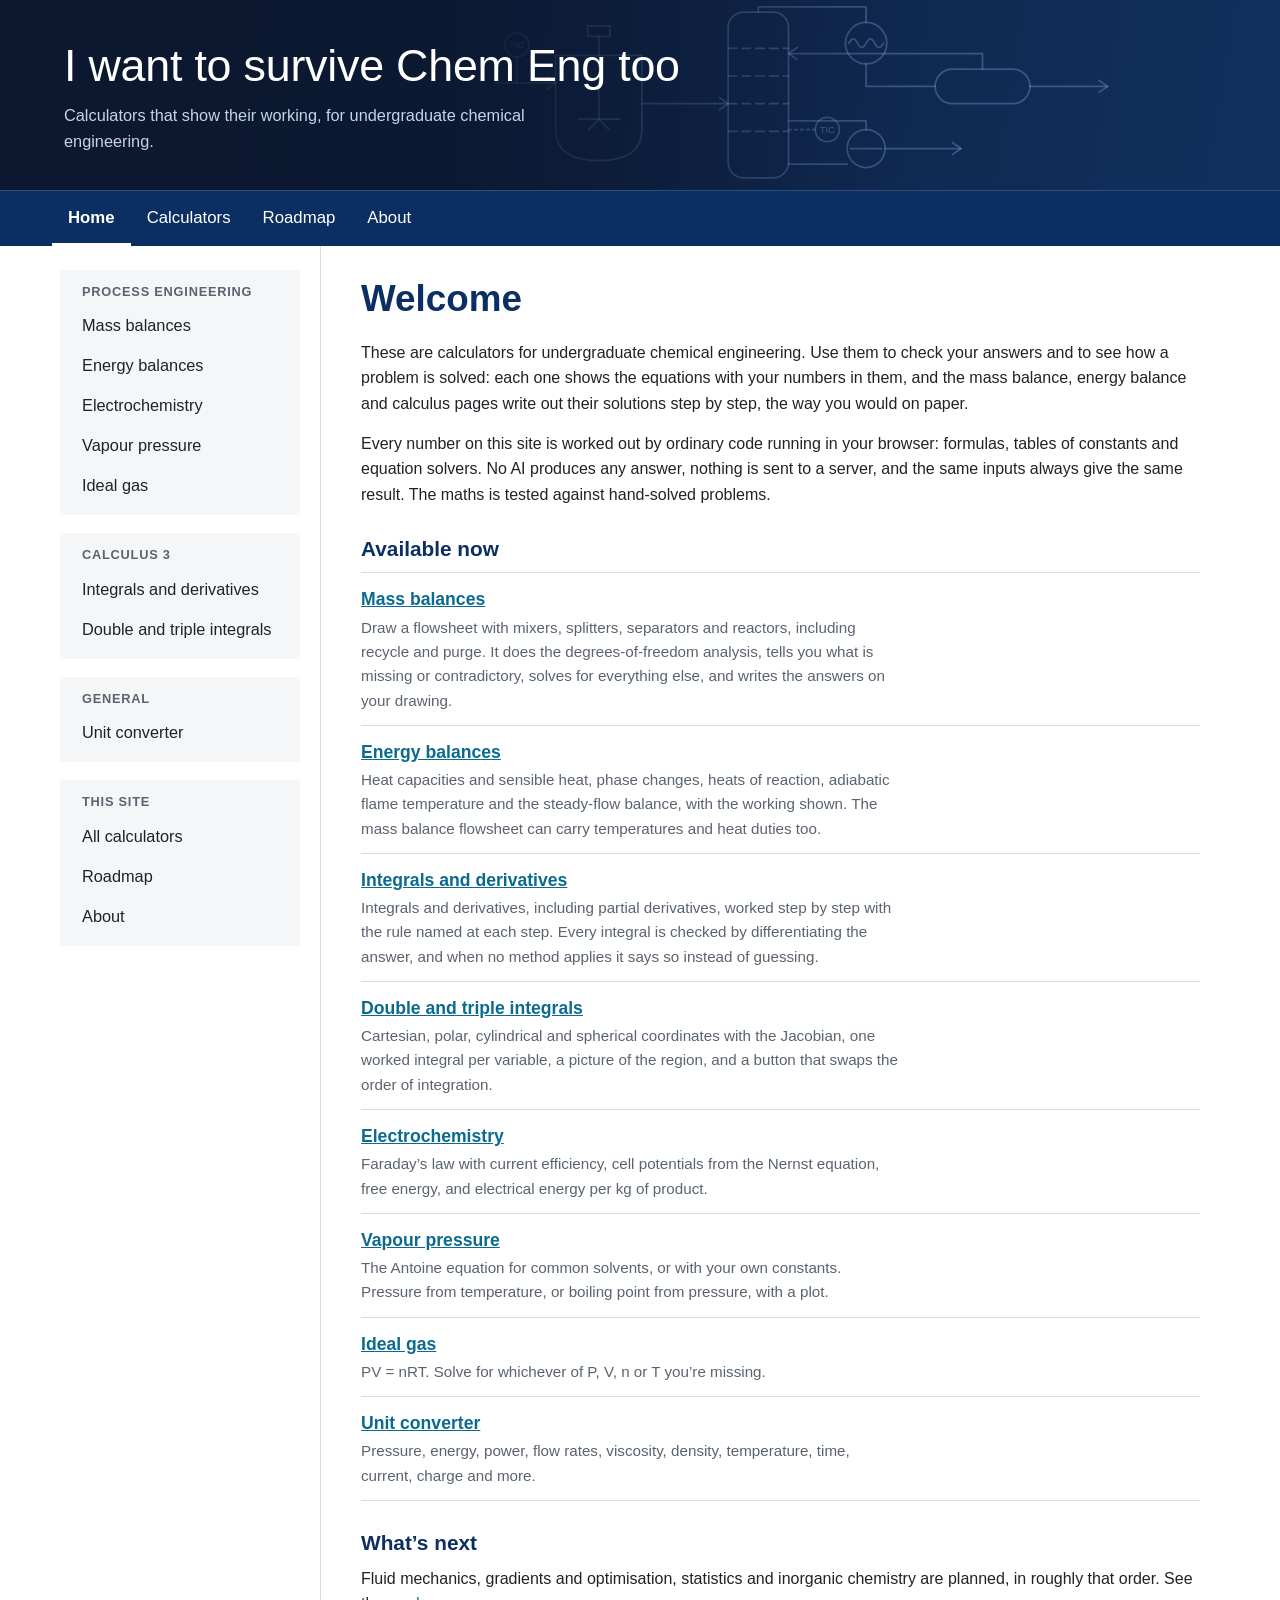
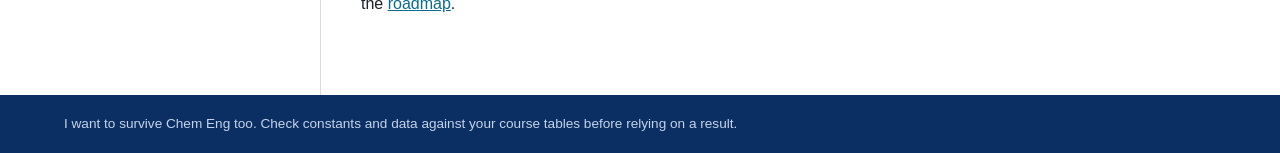
<file: index.html>
<!doctype html>
<html lang="en">
<head>
  <meta charset="utf-8">
  <meta name="viewport" content="width=device-width, initial-scale=1">
  <title>I want to survive Chem Eng too</title>
  <meta name="description" content="Calculators that show their working, for undergraduate chemical engineering: mass balances with degrees-of-freedom analysis, electrochemistry and more.">
  <link rel="stylesheet" href="css/style.css">
</head>
<body>
  <header id="site-header"></header>

  <main>
    <h1>Welcome</h1>
    <p>These are calculators for undergraduate chemical engineering. Use them to check your answers and to see how a problem is solved: each one shows the equations with your numbers in them, and the mass balance, energy balance and calculus pages write out their solutions step by step, the way you would on paper.</p>
    <p>Every number on this site is worked out by ordinary code running in your browser: formulas, tables of constants and equation solvers. No AI produces any answer, nothing is sent to a server, and the same inputs always give the same result. The maths is tested against hand-solved problems.</p>

    <h2>Available now</h2>
    <ul class="link-list">
      <li>
        <a href="balance.html">Mass balances</a>
        <span>Draw a flowsheet with mixers, splitters, separators and reactors, including recycle and purge. It does the degrees-of-freedom analysis, tells you what is missing or contradictory, solves for everything else, and writes the answers on your drawing.</span>
      </li>
      <li>
        <a href="energy.html">Energy balances</a>
        <span>Heat capacities and sensible heat, phase changes, heats of reaction, adiabatic flame temperature and the steady-flow balance, with the working shown. The mass balance flowsheet can carry temperatures and heat duties too.</span>
      </li>
      <li>
        <a href="calculus.html">Integrals and derivatives</a>
        <span>Integrals and derivatives, including partial derivatives, worked step by step with the rule named at each step. Every integral is checked by differentiating the answer, and when no method applies it says so instead of guessing.</span>
      </li>
      <li>
        <a href="multi.html">Double and triple integrals</a>
        <span>Cartesian, polar, cylindrical and spherical coordinates with the Jacobian, one worked integral per variable, a picture of the region, and a button that swaps the order of integration.</span>
      </li>
      <li>
        <a href="electro.html">Electrochemistry</a>
        <span>Faraday’s law with current efficiency, cell potentials from the Nernst equation, free energy, and electrical energy per kg of product.</span>
      </li>
      <li>
        <a href="antoine.html">Vapour pressure</a>
        <span>The Antoine equation for common solvents, or with your own constants. Pressure from temperature, or boiling point from pressure, with a plot.</span>
      </li>
      <li>
        <a href="gas.html">Ideal gas</a>
        <span>PV = nRT. Solve for whichever of P, V, n or T you’re missing.</span>
      </li>
      <li>
        <a href="units.html">Unit converter</a>
        <span>Pressure, energy, power, flow rates, viscosity, density, temperature, time, current, charge and more.</span>
      </li>
    </ul>

    <h2>What’s next</h2>
    <p>Fluid mechanics, gradients and optimisation, statistics and inorganic chemistry are planned, in roughly that order. See the <a href="planned.html">roadmap</a>.</p>
  </main>

  <footer id="site-footer"></footer>

  <script src="js/site.js"></script>
</body>
</html>
</file>
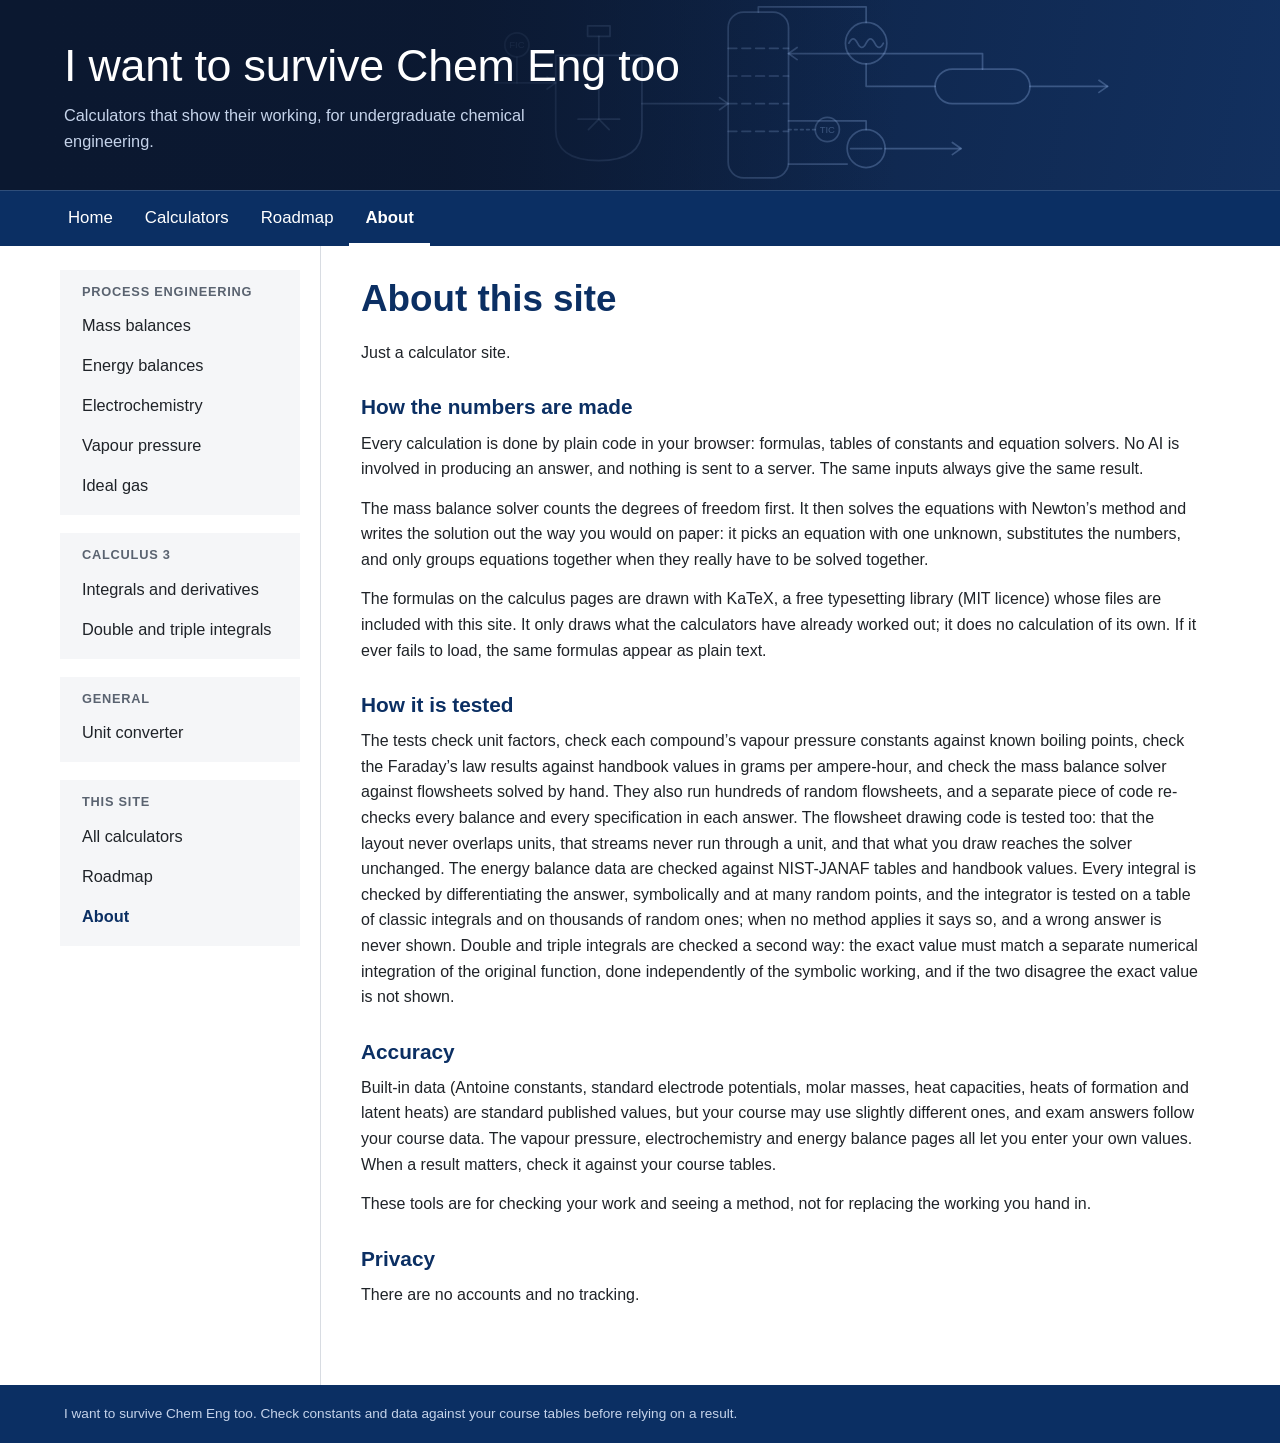
<file: about.html>
<!doctype html>
<html lang="en">
<head>
  <meta charset="utf-8">
  <meta name="viewport" content="width=device-width, initial-scale=1">
  <title>About · I want to survive Chem Eng too</title>
  <link rel="stylesheet" href="css/style.css">
</head>
<body>
  <header id="site-header"></header>

  <main>
    <h1>About this site</h1>
    <p class="lede">Just a calculator site.</p>

    <h2>How the numbers are made</h2>
    <p>Every calculation is done by plain code in your browser: formulas, tables of constants and equation solvers. No AI is involved in producing an answer, and nothing is sent to a server. The same inputs always give the same result.</p>
    <p>The mass balance solver counts the degrees of freedom first. It then solves the equations with Newton’s method and writes the solution out the way you would on paper: it picks an equation with one unknown, substitutes the numbers, and only groups equations together when they really have to be solved together.</p>

    <p>The formulas on the calculus pages are drawn with KaTeX, a free typesetting library (MIT licence) whose files are included with this site. It only draws what the calculators have already worked out; it does no calculation of its own. If it ever fails to load, the same formulas appear as plain text.</p>

    <h2>How it is tested</h2>
    <p>The tests check unit factors, check each compound’s vapour pressure constants against known boiling points, check the Faraday’s law results against handbook values in grams per ampere-hour, and check the mass balance solver against flowsheets solved by hand. They also run hundreds of random flowsheets, and a separate piece of code re-checks every balance and every specification in each answer. The flowsheet drawing code is tested too: that the layout never overlaps units, that streams never run through a unit, and that what you draw reaches the solver unchanged. The energy balance data are checked against NIST-JANAF tables and handbook values. Every integral is checked by differentiating the answer, symbolically and at many random points, and the integrator is tested on a table of classic integrals and on thousands of random ones; when no method applies it says so, and a wrong answer is never shown. Double and triple integrals are checked a second way: the exact value must match a separate numerical integration of the original function, done independently of the symbolic working, and if the two disagree the exact value is not shown.</p>

    <h2>Accuracy</h2>
    <p>Built-in data (Antoine constants, standard electrode potentials, molar masses, heat capacities, heats of formation and latent heats) are standard published values, but your course may use slightly different ones, and exam answers follow your course data. The vapour pressure, electrochemistry and energy balance pages all let you enter your own values. When a result matters, check it against your course tables.</p>
    <p>These tools are for checking your work and seeing a method, not for replacing the working you hand in.</p>

    <h2>Privacy</h2>
    <p>There are no accounts and no tracking.</p>
  </main>

  <footer id="site-footer"></footer>

  <script src="js/site.js"></script>
</body>
</html>
</file>
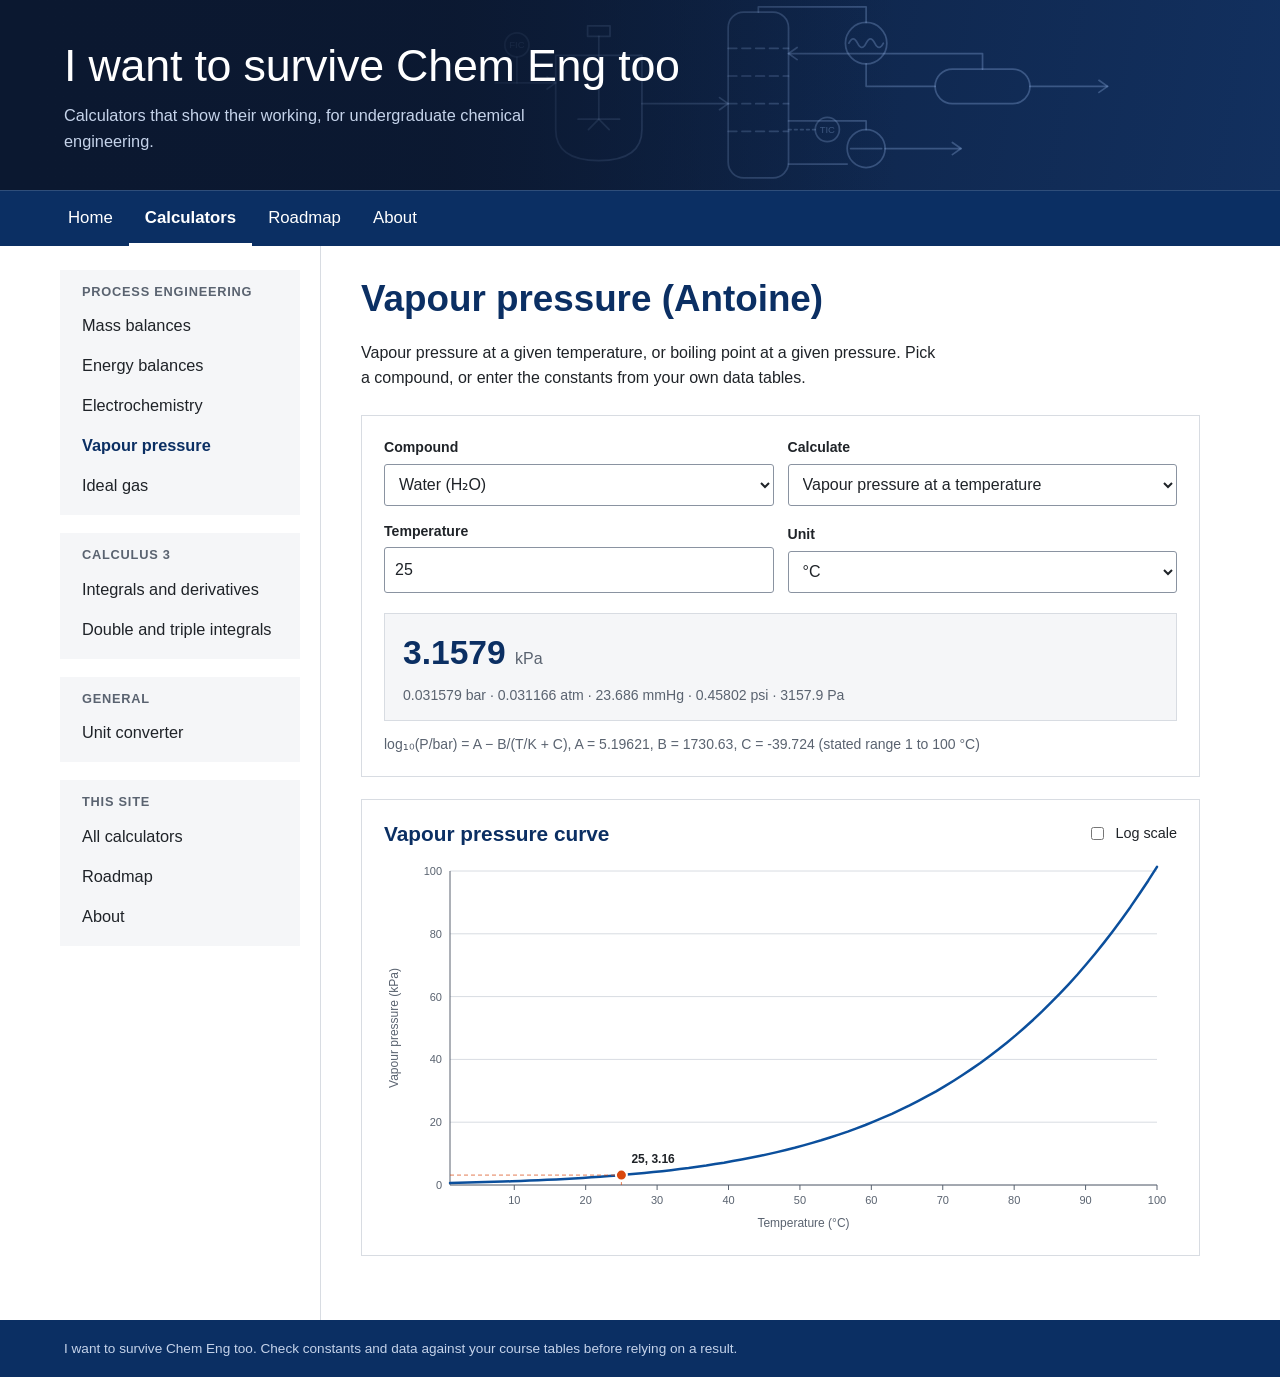
<file: antoine.html>
<!doctype html>
<html lang="en">
<head>
  <meta charset="utf-8">
  <meta name="viewport" content="width=device-width, initial-scale=1">
  <title>Vapour pressure · I want to survive Chem Eng too</title>
  <link rel="stylesheet" href="css/style.css">
</head>
<body>
  <header id="site-header"></header>

  <main class="container">
    <h1>Vapour pressure (Antoine)</h1>
    <p class="lede">Vapour pressure at a given temperature, or boiling point at a given pressure. Pick a compound, or enter the constants from your own data tables.</p>

    <div class="card">
      <div class="row">
        <div class="field">
          <label for="compound">Compound</label>
          <select id="compound"></select>
        </div>
        <div class="field">
          <label for="mode">Calculate</label>
          <select id="mode">
            <option value="P">Vapour pressure at a temperature</option>
            <option value="T">Boiling point at a pressure</option>
          </select>
        </div>
      </div>

      <fieldset id="custom" class="hidden" style="margin-top: 14px;">
        <div class="row">
          <div class="field"><label for="cA">A</label><input id="cA" type="text" inputmode="decimal" value="6.90565" autocomplete="off"></div>
          <div class="field"><label for="cB">B</label><input id="cB" type="text" inputmode="decimal" value="1211.033" autocomplete="off"></div>
          <div class="field"><label for="cC">C</label><input id="cC" type="text" inputmode="decimal" value="220.79" autocomplete="off"></div>
        </div>
        <div class="row" style="margin-top: 12px;">
          <div class="field">
            <label for="cForm">Equation form</label>
            <select id="cForm">
              <option value="log10">log₁₀ P = A − B / (T + C)</option>
              <option value="ln">ln P = A − B / (T + C)</option>
            </select>
          </div>
          <div class="field"><label for="cPU">P in</label><select id="cPU"></select></div>
          <div class="field"><label for="cTU">T in</label><select id="cTU"></select></div>
        </div>
        <p class="small muted" style="margin: 10px 0 0;">Defaults are the common textbook form for benzene: log₁₀ P (mmHg) = 6.90565 − 1211.033 / (T (°C) + 220.79).</p>
      </fieldset>

      <div class="row" style="margin-top: 14px;">
        <div class="field">
          <label for="val" id="valLabel">Temperature</label>
          <input id="val" type="text" inputmode="decimal" value="25" autocomplete="off">
        </div>
        <div class="field">
          <label for="unit">Unit</label>
          <select id="unit"></select>
        </div>
      </div>

      <div class="result" id="resultBox" aria-live="polite">
        <div class="big" id="result"></div>
        <div class="small muted" id="others" style="margin-top: 6px;"></div>
      </div>
      <p class="warning hidden" id="warning"></p>
      <p class="small muted" id="constants" style="margin: 12px 0 0;"></p>
    </div>

    <div class="card">
      <div class="row" style="justify-content: space-between; align-items: center; margin-bottom: 8px;">
        <h2 style="margin: 0;">Vapour pressure curve</h2>
        <label class="checkbox"><input type="checkbox" id="logY"> Log scale</label>
      </div>
      <svg id="chart" class="chart" aria-label="Vapour pressure against temperature"></svg>
    </div>
  </main>

  <footer id="site-footer"></footer>

  <script src="js/chem.js"></script>
  <script src="js/chart.js"></script>
  <script src="js/site.js"></script>
  <script src="js/antoine.js"></script>
</body>
</html>
</file>
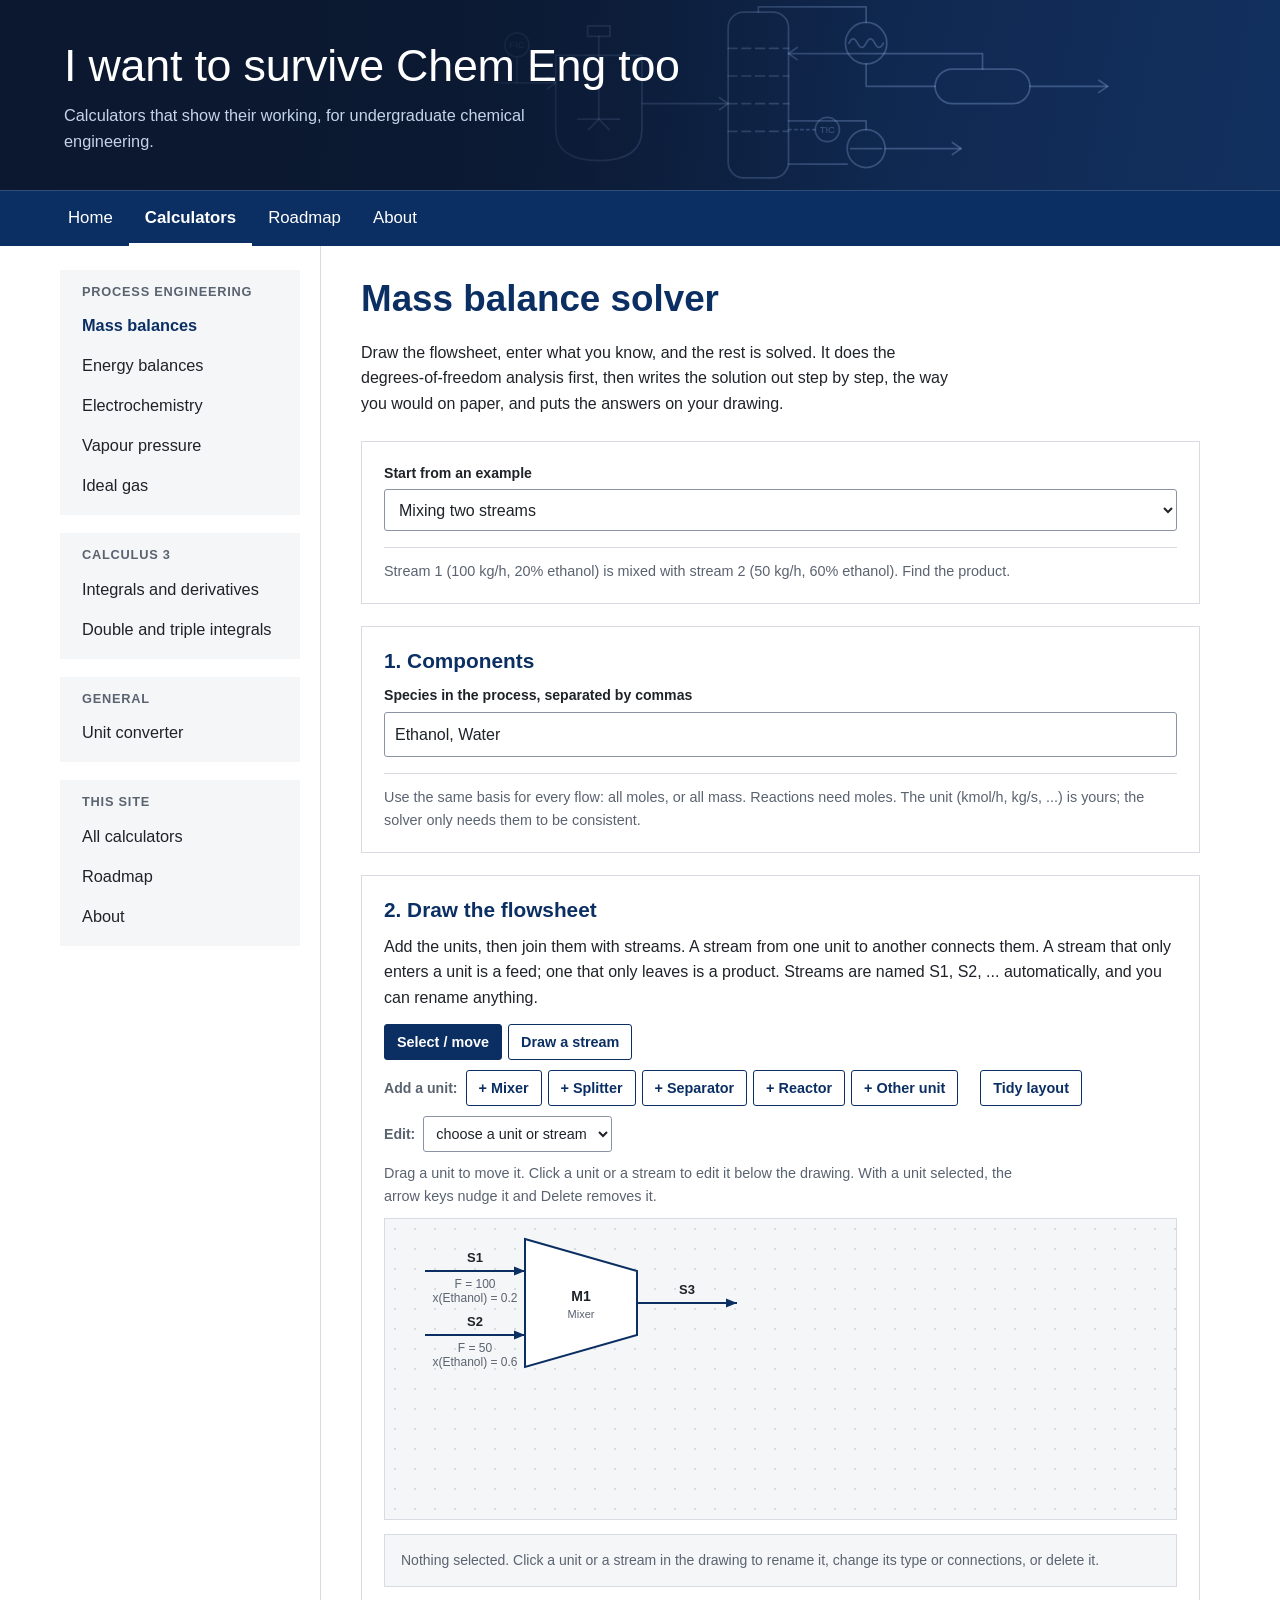
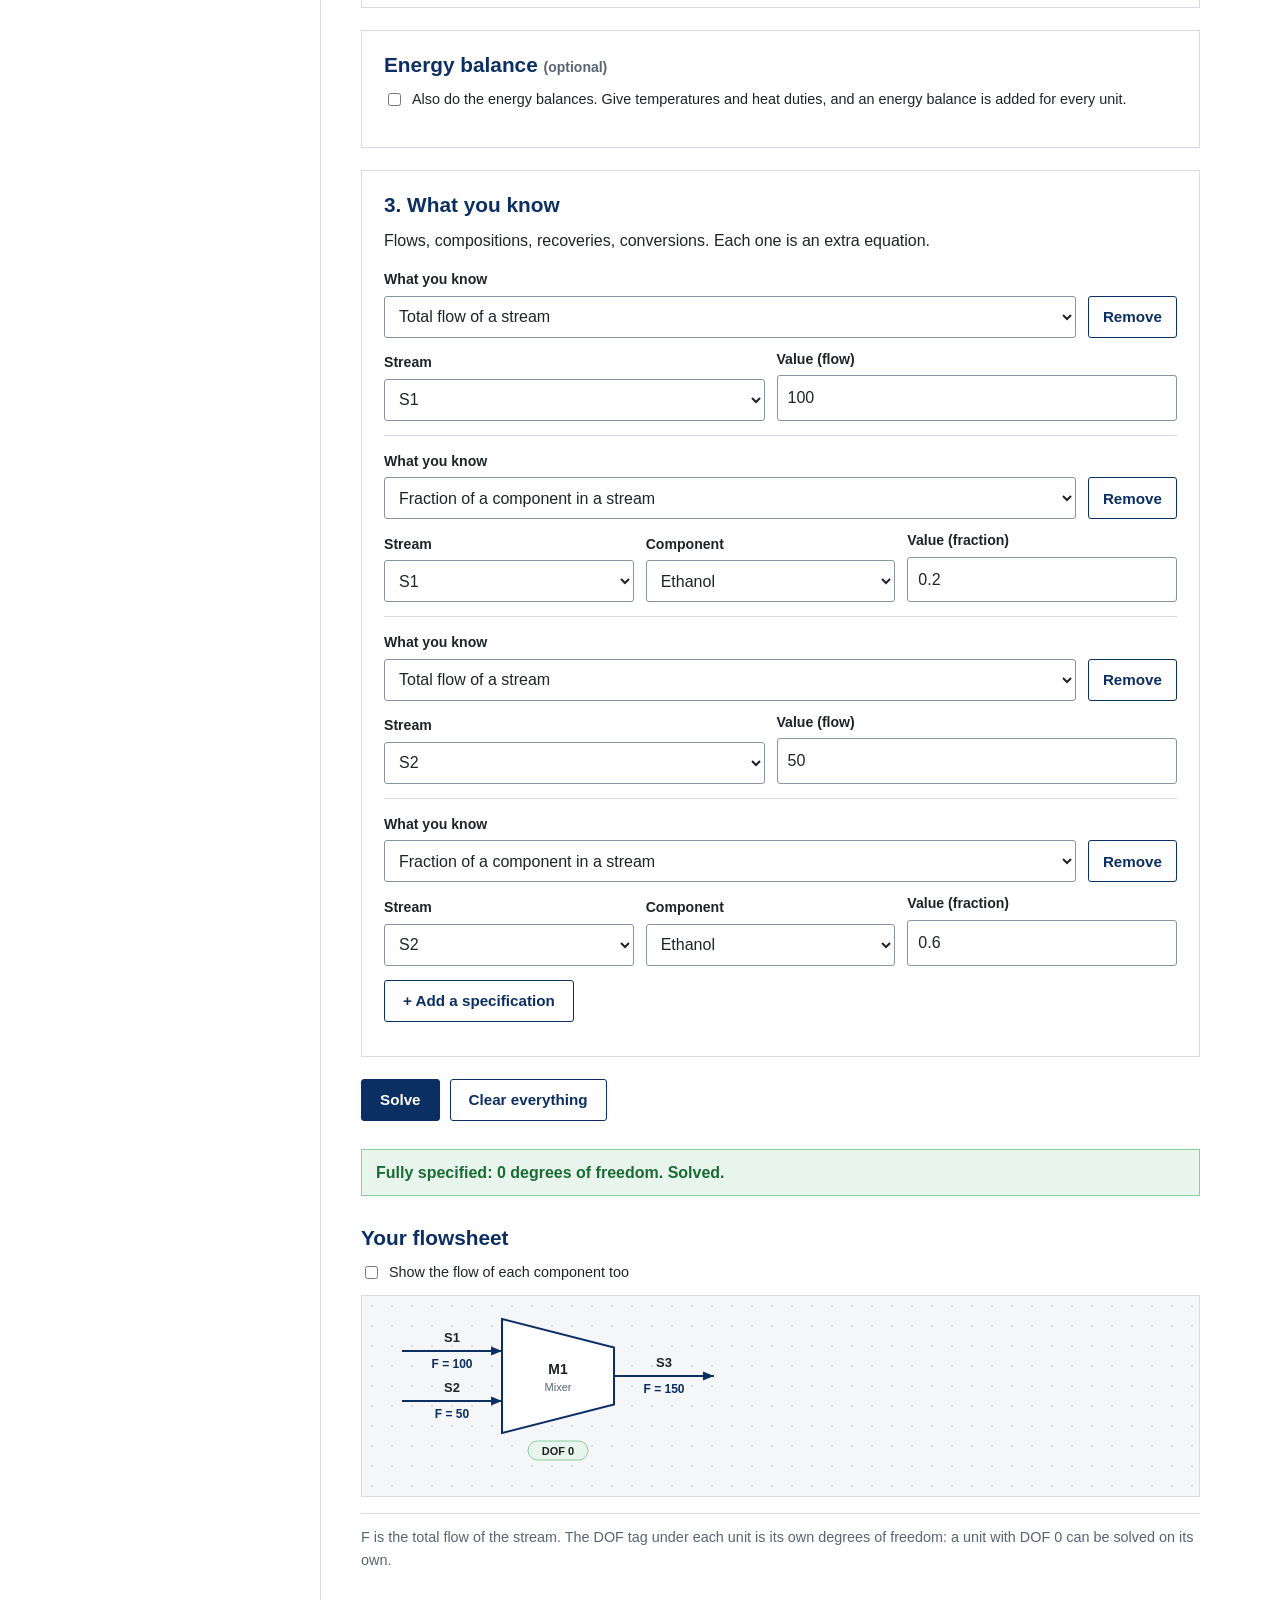
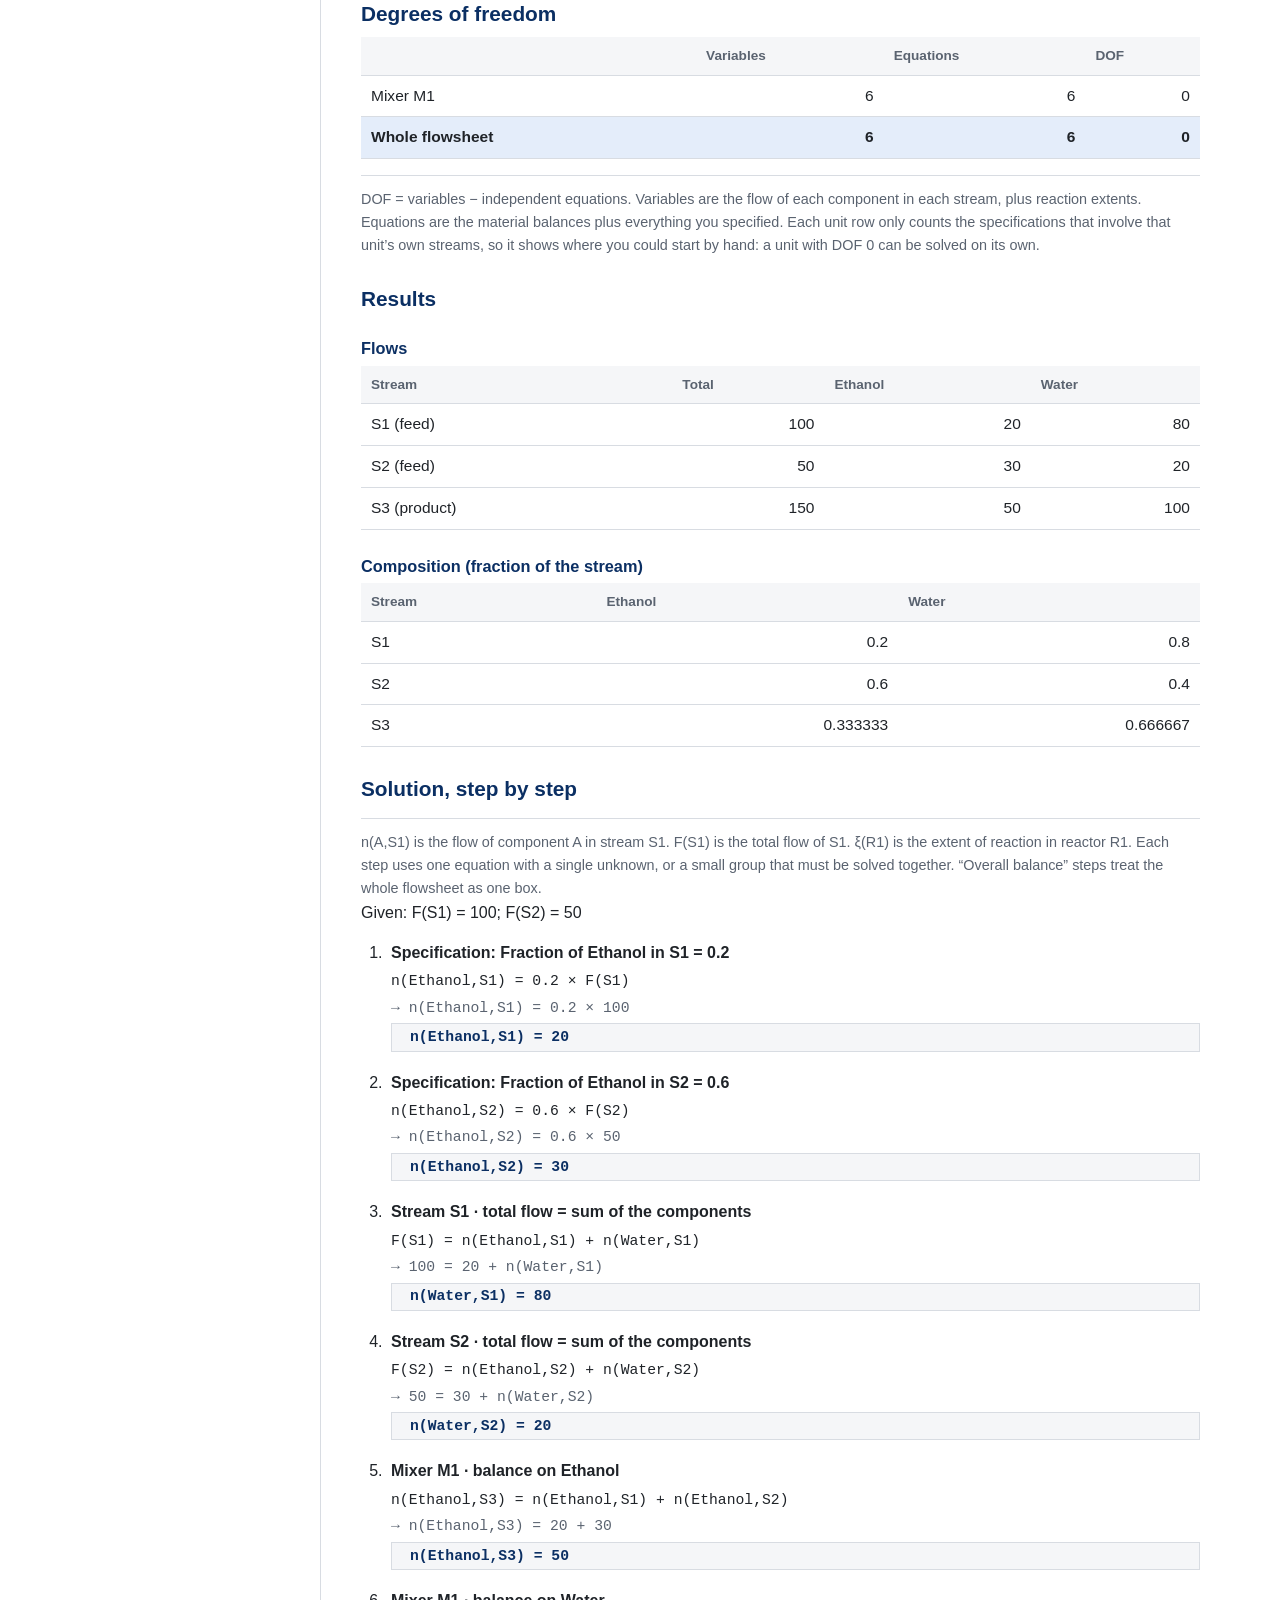
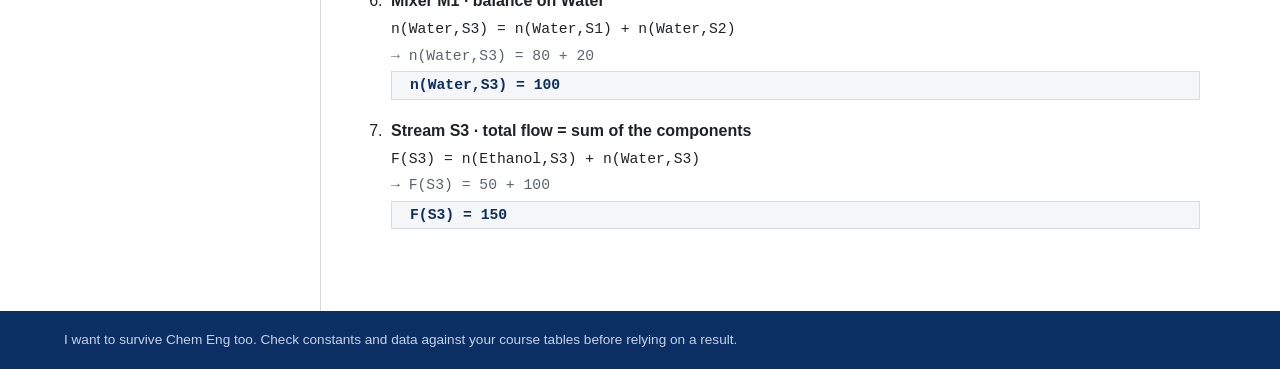
<file: balance.html>
<!doctype html>
<html lang="en">
<head>
  <meta charset="utf-8">
  <meta name="viewport" content="width=device-width, initial-scale=1">
  <title>Mass balance solver · I want to survive Chem Eng too</title>
  <link rel="stylesheet" href="css/style.css">
  <link rel="stylesheet" href="css/energy.css">
</head>
<body>
  <header id="site-header"></header>

  <main>
    <h1>Mass balance solver</h1>
    <p class="lede">Draw the flowsheet, enter what you know, and the rest is solved. It does the degrees-of-freedom analysis first, then writes the solution out step by step, the way you would on paper, and puts the answers on your drawing.</p>

    <div class="card">
      <div class="row">
        <div class="field">
          <label for="example">Start from an example</label>
          <select id="example"></select>
        </div>
      </div>
      <p class="note hidden" id="example-desc"></p>
    </div>

    <div class="card">
      <h2>1. Components</h2>
      <div class="field">
        <label for="components">Species in the process, separated by commas</label>
        <input id="components" type="text" autocomplete="off" spellcheck="false" placeholder="e.g. Benzene, Toluene">
      </div>
      <p class="note">Use the same basis for every flow: all moles, or all mass. Reactions need moles. The unit (kmol/h, kg/s, ...) is yours; the solver only needs them to be consistent.</p>
    </div>

    <div class="card">
      <h2>2. Draw the flowsheet</h2>
      <p>Add the units, then join them with streams. A stream from one unit to another connects them. A stream that only enters a unit is a feed; one that only leaves is a product. Streams are named S1, S2, ... automatically, and you can rename anything.</p>
      <div class="fs-tools" role="toolbar" aria-label="Drawing tools">
        <div class="fs-group">
          <button id="tool-select" class="secondary tool" type="button" aria-pressed="true">Select / move</button>
          <button id="tool-draw" class="secondary tool" type="button" aria-pressed="false">Draw a stream</button>
        </div>
        <div class="fs-group" id="palette"><span class="label small">Add a unit:</span></div>
        <div class="fs-group"><button id="tidy" class="secondary" type="button">Tidy layout</button></div>
        <div class="fs-group"><label class="label small" for="pick">Edit:</label><select id="pick"></select></div>
      </div>
      <p class="fs-hint" id="fs-hint"></p>
      <div class="fs-wrap" id="fs-wrap">
        <svg id="fs-svg" class="fs-svg" tabindex="0" role="group" aria-label="Flowsheet drawing. Use the buttons above and the edit panel below the drawing to add and change units and streams."></svg>
      </div>
      <div class="fs-msg hidden" id="fs-msg" role="status"></div>
      <div class="inspector" id="inspector"></div>
    </div>

    <div class="card" id="energy-card">
      <h2>Energy balance <span class="muted small">(optional)</span></h2>
      <p><label class="checkbox"><input type="checkbox" id="en-on"> Also do the energy balances. Give temperatures and heat duties, and an energy balance is added for every unit.</label></p>
      <div id="en-box" class="hidden">
        <p class="small muted">Each stream gets a temperature and each unit a heat duty Q (heat added, in the unit you choose; negative means heat removed). Stream enthalpies come from heat capacities, latent heats and heats of formation: typical published values (Felder and Rousseau, Appendix B), plus anything you changed on the <a href="energy.html">Energy balances page</a> (Data tab). Check them against your course table.</p>
        <div class="row">
          <div class="field"><label for="en-flow">Unit of the flows above</label><select id="en-flow"></select></div>
          <div class="field"><label for="en-temp">Temperature unit</label><select id="en-temp"></select></div>
          <div class="field"><label for="en-power">Heat duty unit</label><select id="en-power"></select></div>
          <div class="field"><label for="en-P">Pressure (kPa)</label><input id="en-P" type="text" inputmode="decimal" autocomplete="off" value="101.325"></div>
        </div>
        <h3>Species for each component</h3>
        <p class="small muted">The energy balance needs to know what each component is. A name that matches a species in the data table (H2O, Water, CH4, ...) is picked automatically; choose the species otherwise. Streams are in the phase their temperature gives (below the boiling point liquid, above it gas) unless you choose a phase for the stream when you select it in the drawing.</p>
        <div id="en-species"></div>
        <p class="warning hidden" id="en-warning"></p>
      </div>
    </div>

    <div class="card">
      <h2>3. What you know</h2>
      <p>Flows, compositions, recoveries, conversions. Each one is an extra equation.</p>
      <div id="specs"></div>
      <p><button id="add-spec" class="secondary" type="button">+ Add a specification</button></p>
    </div>

    <p class="actions">
      <button id="solve" type="button">Solve</button>
      <button id="clear" class="secondary" type="button">Clear everything</button>
    </p>

    <div class="feedback warn hidden" id="stale">You have changed the flowsheet since this was solved. Press Solve to update the answers.</div>
    <div id="results" aria-live="polite"></div>
  </main>

  <footer id="site-footer"></footer>

  <script src="js/chem.js"></script>
  <script src="js/energy.js"></script>
  <script src="js/balance.js"></script>
  <script src="js/flowsheet.js"></script>
  <script src="js/site.js"></script>
  <script src="js/balance-ui.js"></script>
</body>
</html>
</file>
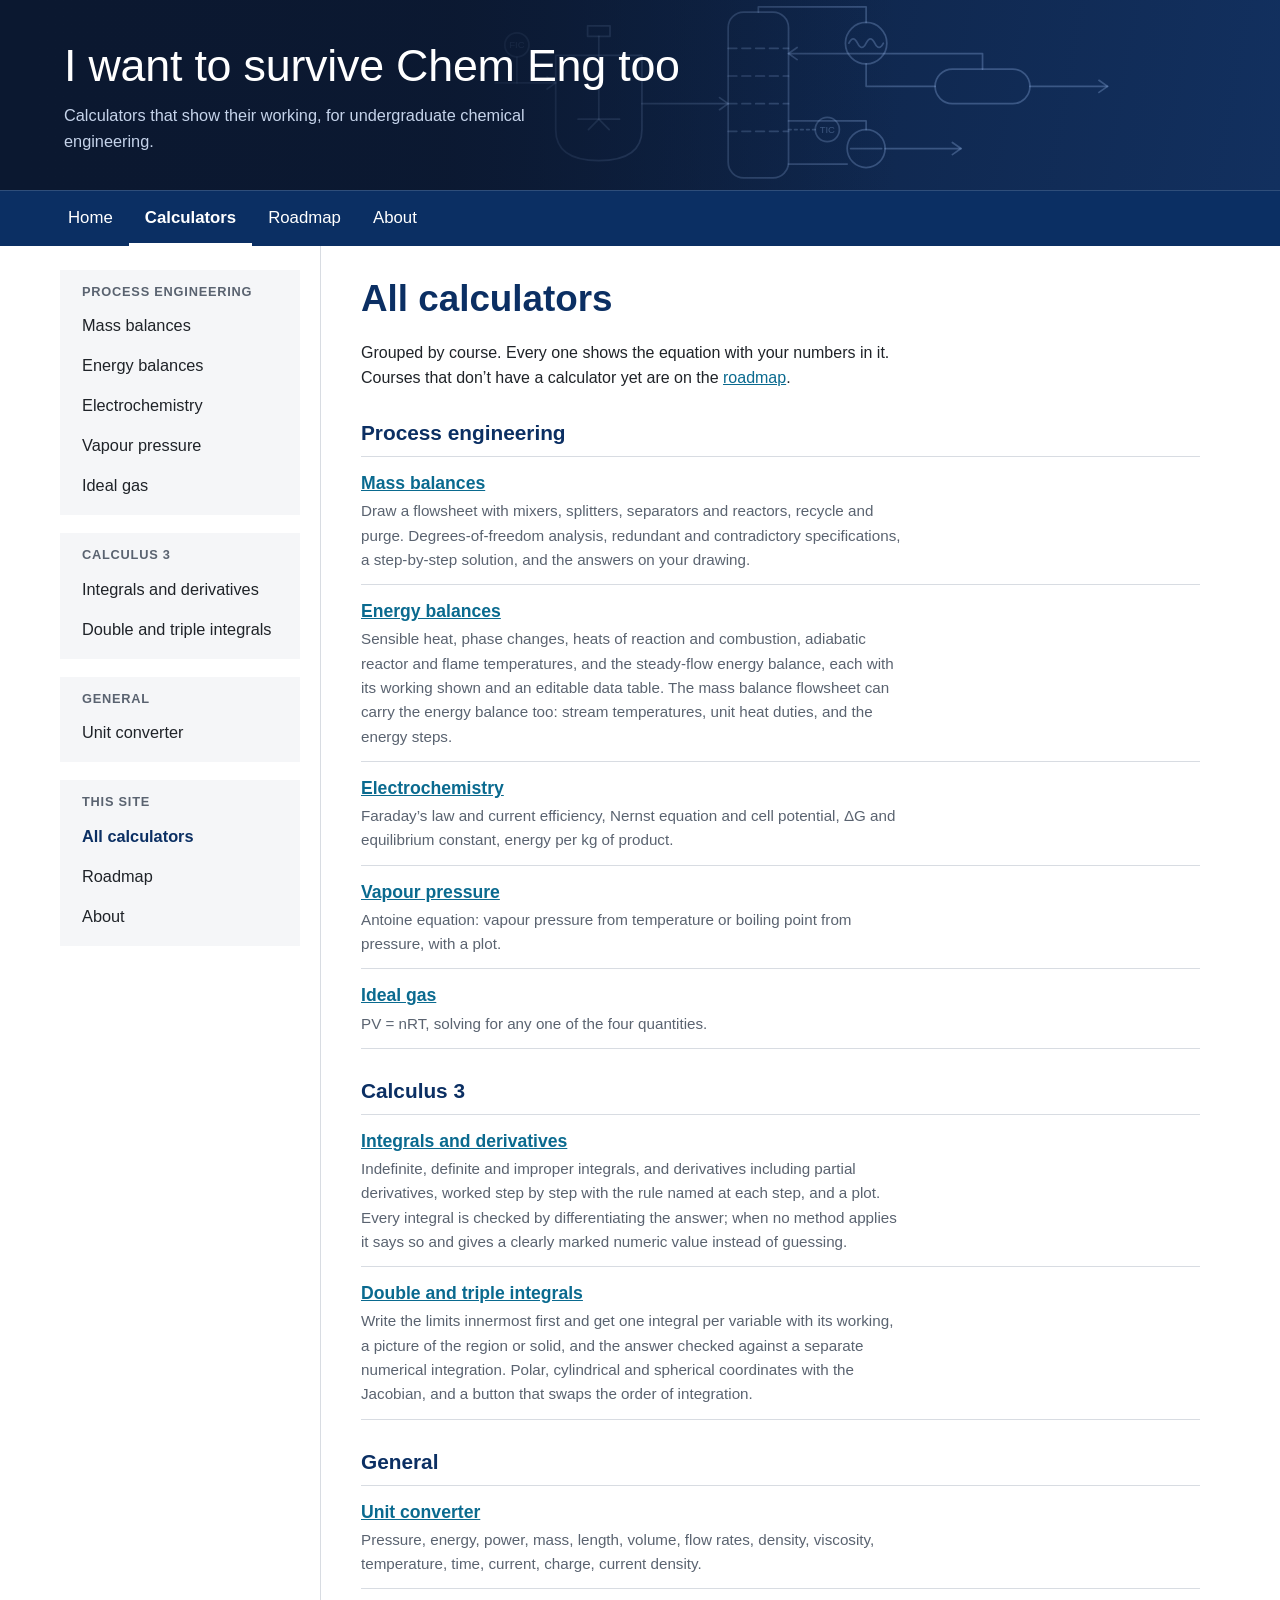
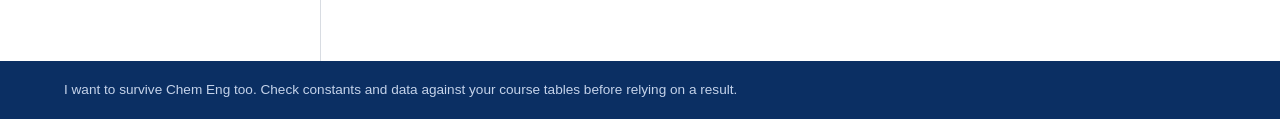
<file: calculators.html>
<!doctype html>
<html lang="en">
<head>
  <meta charset="utf-8">
  <meta name="viewport" content="width=device-width, initial-scale=1">
  <title>All calculators · I want to survive Chem Eng too</title>
  <link rel="stylesheet" href="css/style.css">
</head>
<body>
  <header id="site-header"></header>

  <main>
    <h1>All calculators</h1>
    <p class="lede">Grouped by course. Every one shows the equation with your numbers in it. Courses that don’t have a calculator yet are on the <a href="planned.html">roadmap</a>.</p>

    <h2>Process engineering</h2>
    <ul class="link-list">
      <li>
        <a href="balance.html">Mass balances</a>
        <span>Draw a flowsheet with mixers, splitters, separators and reactors, recycle and purge. Degrees-of-freedom analysis, redundant and contradictory specifications, a step-by-step solution, and the answers on your drawing.</span>
      </li>
      <li>
        <a href="energy.html">Energy balances</a>
        <span>Sensible heat, phase changes, heats of reaction and combustion, adiabatic reactor and flame temperatures, and the steady-flow energy balance, each with its working shown and an editable data table. The mass balance flowsheet can carry the energy balance too: stream temperatures, unit heat duties, and the energy steps.</span>
      </li>
      <li>
        <a href="electro.html">Electrochemistry</a>
        <span>Faraday’s law and current efficiency, Nernst equation and cell potential, ΔG and equilibrium constant, energy per kg of product.</span>
      </li>
      <li>
        <a href="antoine.html">Vapour pressure</a>
        <span>Antoine equation: vapour pressure from temperature or boiling point from pressure, with a plot.</span>
      </li>
      <li>
        <a href="gas.html">Ideal gas</a>
        <span>PV = nRT, solving for any one of the four quantities.</span>
      </li>
    </ul>

    <h2>Calculus 3</h2>
    <ul class="link-list">
      <li>
        <a href="calculus.html">Integrals and derivatives</a>
        <span>Indefinite, definite and improper integrals, and derivatives including partial derivatives, worked step by step with the rule named at each step, and a plot. Every integral is checked by differentiating the answer; when no method applies it says so and gives a clearly marked numeric value instead of guessing.</span>
      </li>
      <li>
        <a href="multi.html">Double and triple integrals</a>
        <span>Write the limits innermost first and get one integral per variable with its working, a picture of the region or solid, and the answer checked against a separate numerical integration. Polar, cylindrical and spherical coordinates with the Jacobian, and a button that swaps the order of integration.</span>
      </li>
    </ul>

    <h2>General</h2>
    <ul class="link-list">
      <li>
        <a href="units.html">Unit converter</a>
        <span>Pressure, energy, power, mass, length, volume, flow rates, density, viscosity, temperature, time, current, charge, current density.</span>
      </li>
    </ul>
  </main>

  <footer id="site-footer"></footer>

  <script src="js/site.js"></script>
</body>
</html>
</file>
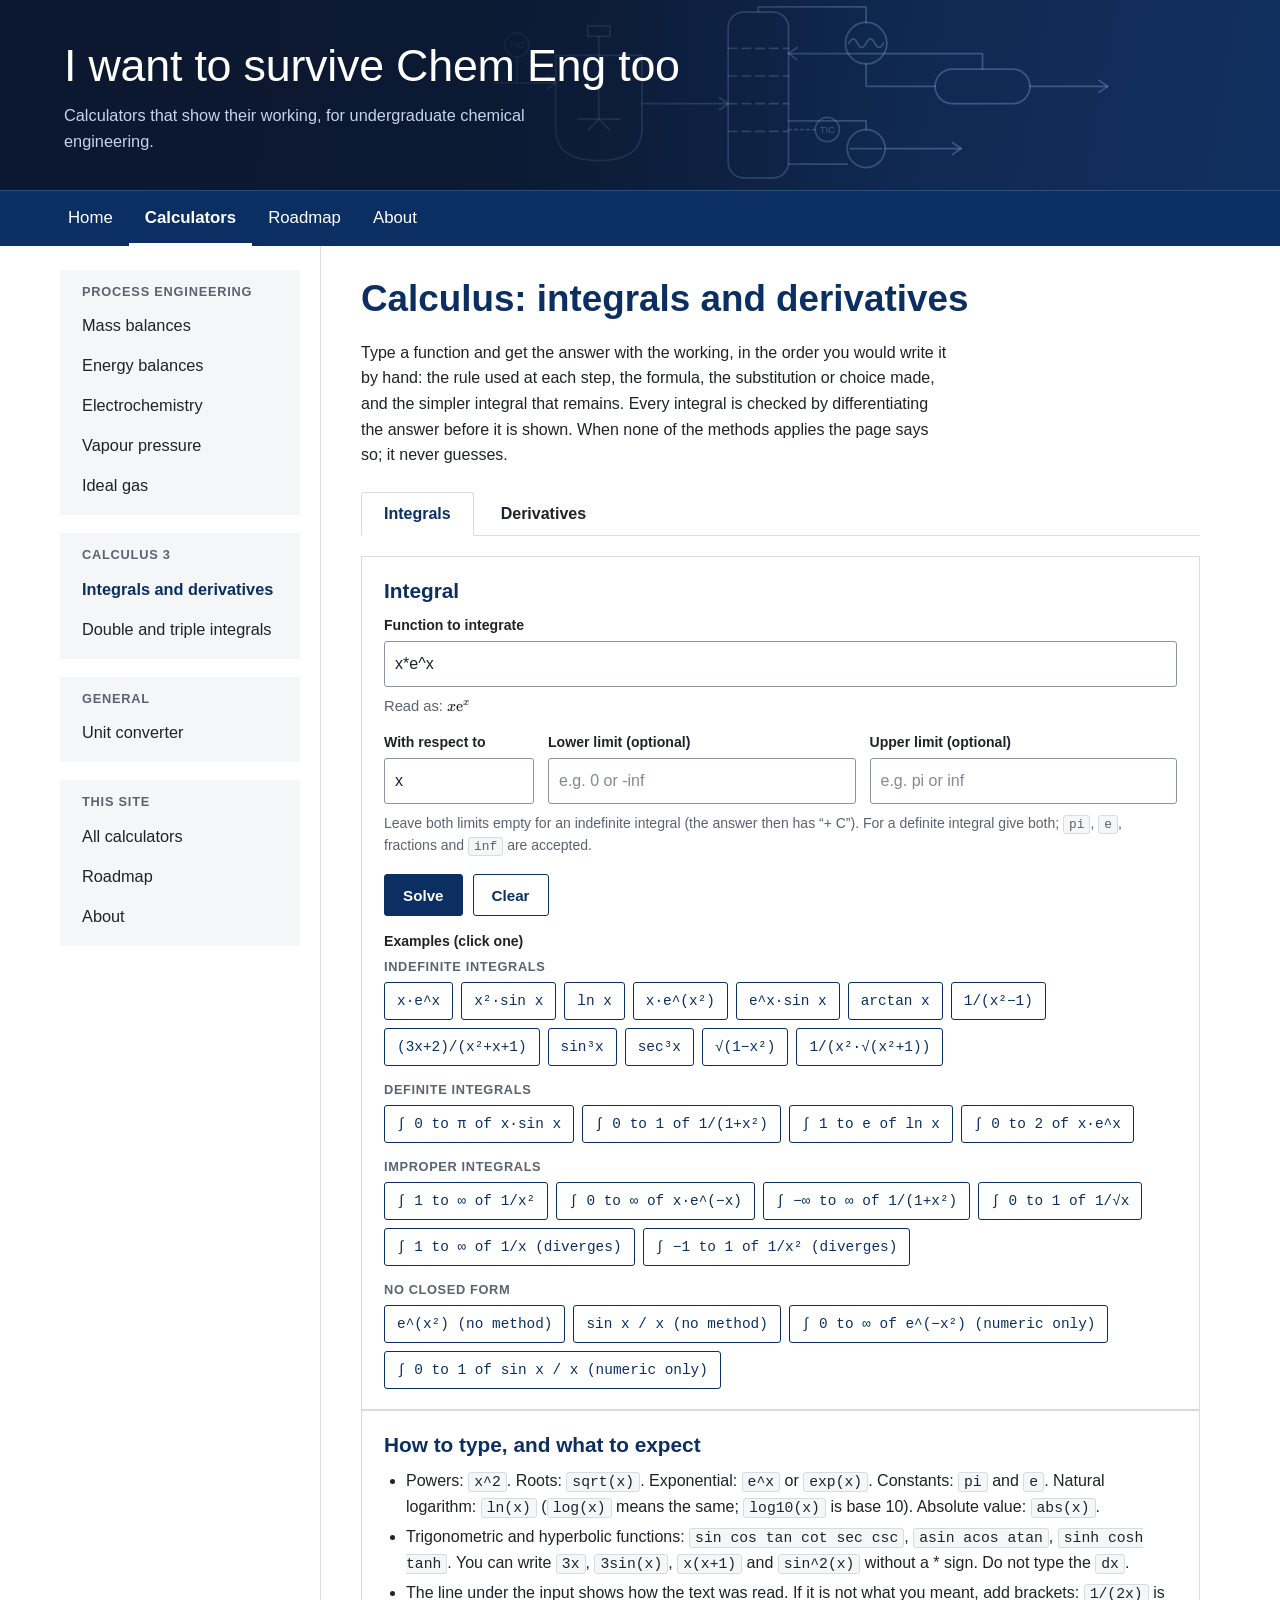
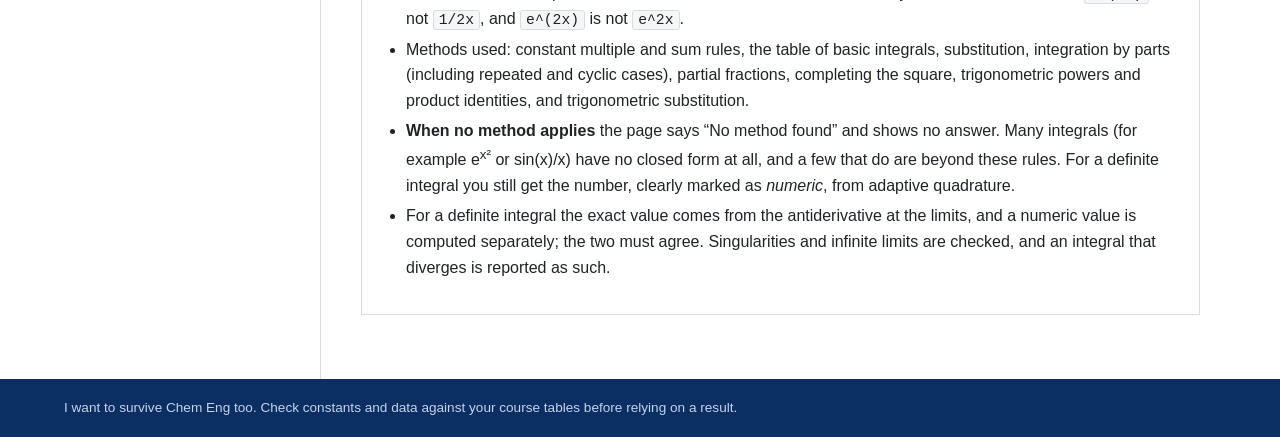
<file: calculus.html>
<!doctype html>
<html lang="en">
<head>
  <meta charset="utf-8">
  <meta name="viewport" content="width=device-width, initial-scale=1">
  <title>Calculus: integrals and derivatives · I want to survive Chem Eng too</title>
  <link rel="stylesheet" href="css/style.css">
  <link rel="stylesheet" href="vendor/katex/katex.min.css">
  <link rel="stylesheet" href="css/calculus.css">
</head>
<body>
  <header id="site-header"></header>

  <main>
    <h1>Calculus: integrals and derivatives</h1>
    <p class="lede">Type a function and get the answer with the working, in the order you would write it by hand: the rule used at each step, the formula, the substitution or choice made, and the simpler integral that remains. Every integral is checked by differentiating the answer before it is shown. When none of the methods applies the page says so; it never guesses.</p>

    <div class="tabs" role="tablist" aria-label="Calculator">
      <button type="button" role="tab" id="tab-int" aria-controls="panel-int" aria-selected="true">Integrals</button>
      <button type="button" role="tab" id="tab-der" aria-controls="panel-der" aria-selected="false" tabindex="-1">Derivatives</button>
    </div>

    <!-- ───────── integrals ───────── -->
    <section id="panel-int" role="tabpanel" aria-labelledby="tab-int">
      <div class="card">
        <h2>Integral</h2>
        <div class="field">
          <label for="int-f">Function to integrate</label>
          <input id="int-f" type="text" autocomplete="off" spellcheck="false" autocapitalize="off" placeholder="e.g. x^2*sin(x)" value="x*e^x" aria-describedby="int-read">
        </div>
        <div class="parse-note" id="int-read" aria-live="polite"></div>
        <div class="row" style="margin-top: 12px;">
          <div class="field narrow">
            <label for="int-v">With respect to</label>
            <input id="int-v" type="text" autocomplete="off" spellcheck="false" autocapitalize="off" maxlength="8" value="x">
          </div>
          <div class="field">
            <label for="int-a">Lower limit (optional)</label>
            <input id="int-a" type="text" autocomplete="off" spellcheck="false" autocapitalize="off" placeholder="e.g. 0 or -inf" aria-describedby="int-lim">
          </div>
          <div class="field">
            <label for="int-b">Upper limit (optional)</label>
            <input id="int-b" type="text" autocomplete="off" spellcheck="false" autocapitalize="off" placeholder="e.g. pi or inf" aria-describedby="int-lim">
          </div>
        </div>
        <p class="small muted" id="int-lim" style="margin: 8px 0 0;">Leave both limits empty for an indefinite integral (the answer then has “+ C”). For a definite integral give both; <code>pi</code>, <code>e</code>, fractions and <code>inf</code> are accepted.</p>
        <p class="actions" style="margin: 18px 0 14px;">
          <button type="button" id="int-go">Solve</button>
          <button type="button" id="int-clear" class="secondary">Clear</button>
        </p>
        <div class="label small">Examples (click one)</div>
        <div class="chips" id="int-examples"></div>
      </div>
      <div id="int-out" aria-live="polite"></div>
    </section>

    <!-- ───────── derivatives ───────── -->
    <section id="panel-der" role="tabpanel" aria-labelledby="tab-der" class="hidden">
      <div class="card">
        <h2>Derivative</h2>
        <div class="field">
          <label for="der-f">Function to differentiate</label>
          <input id="der-f" type="text" autocomplete="off" spellcheck="false" autocapitalize="off" placeholder="e.g. x^2*sin(3x)" value="x^2*sin(3x)" aria-describedby="der-read">
        </div>
        <div class="parse-note" id="der-read" aria-live="polite"></div>
        <div class="row" style="margin-top: 12px;">
          <div class="field narrow">
            <label for="der-v">With respect to</label>
            <input id="der-v" type="text" autocomplete="off" spellcheck="false" autocapitalize="off" maxlength="8" value="x">
          </div>
          <div class="field narrow">
            <label for="der-n">Order</label>
            <select id="der-n">
              <option value="1">First derivative</option>
              <option value="2">Second derivative</option>
              <option value="3">Third derivative</option>
            </select>
          </div>
        </div>
        <p class="small muted" style="margin: 8px 0 0;">If the function has several variables this is a partial derivative: the other variables are treated as constants.</p>
        <p class="actions" style="margin: 18px 0 14px;">
          <button type="button" id="der-go">Differentiate</button>
          <button type="button" id="der-clear" class="secondary">Clear</button>
        </p>
        <div class="label small">Examples (click one)</div>
        <div class="chips" id="der-examples"></div>
      </div>
      <div id="der-out" aria-live="polite"></div>
    </section>

    <div class="card">
      <h2>How to type, and what to expect</h2>
      <ul class="plain">
        <li>Powers: <code>x^2</code>. Roots: <code>sqrt(x)</code>. Exponential: <code>e^x</code> or <code>exp(x)</code>. Constants: <code>pi</code> and <code>e</code>. Natural logarithm: <code>ln(x)</code> (<code>log(x)</code> means the same; <code>log10(x)</code> is base 10). Absolute value: <code>abs(x)</code>.</li>
        <li>Trigonometric and hyperbolic functions: <code>sin cos tan cot sec csc</code>, <code>asin acos atan</code>, <code>sinh cosh tanh</code>. You can write <code>3x</code>, <code>3sin(x)</code>, <code>x(x+1)</code> and <code>sin^2(x)</code> without a * sign. Do not type the <code>dx</code>.</li>
        <li>The line under the input shows how the text was read. If it is not what you meant, add brackets: <code>1/(2x)</code> is not <code>1/2x</code>, and <code>e^(2x)</code> is not <code>e^2x</code>.</li>
        <li>Methods used: constant multiple and sum rules, the table of basic integrals, substitution, integration by parts (including repeated and cyclic cases), partial fractions, completing the square, trigonometric powers and product identities, and trigonometric substitution.</li>
        <li><strong>When no method applies</strong> the page says “No method found” and shows no answer. Many integrals (for example e<sup>x²</sup> or sin(x)/x) have no closed form at all, and a few that do are beyond these rules. For a definite integral you still get the number, clearly marked as <em>numeric</em>, from adaptive quadrature.</li>
        <li>For a definite integral the exact value comes from the antiderivative at the limits, and a numeric value is computed separately; the two must agree. Singularities and infinite limits are checked, and an integral that diverges is reported as such.</li>
      </ul>
    </div>
  </main>

  <footer id="site-footer"></footer>

  <script src="js/cas.js"></script>
  <script src="js/integrate.js"></script>
  <script src="vendor/katex/katex.min.js"></script>
  <script src="js/tex.js"></script>
  <script src="js/ui-kit.js"></script>
  <script src="js/site.js"></script>
  <script src="js/calculus-ui.js"></script>
</body>
</html>
</file>
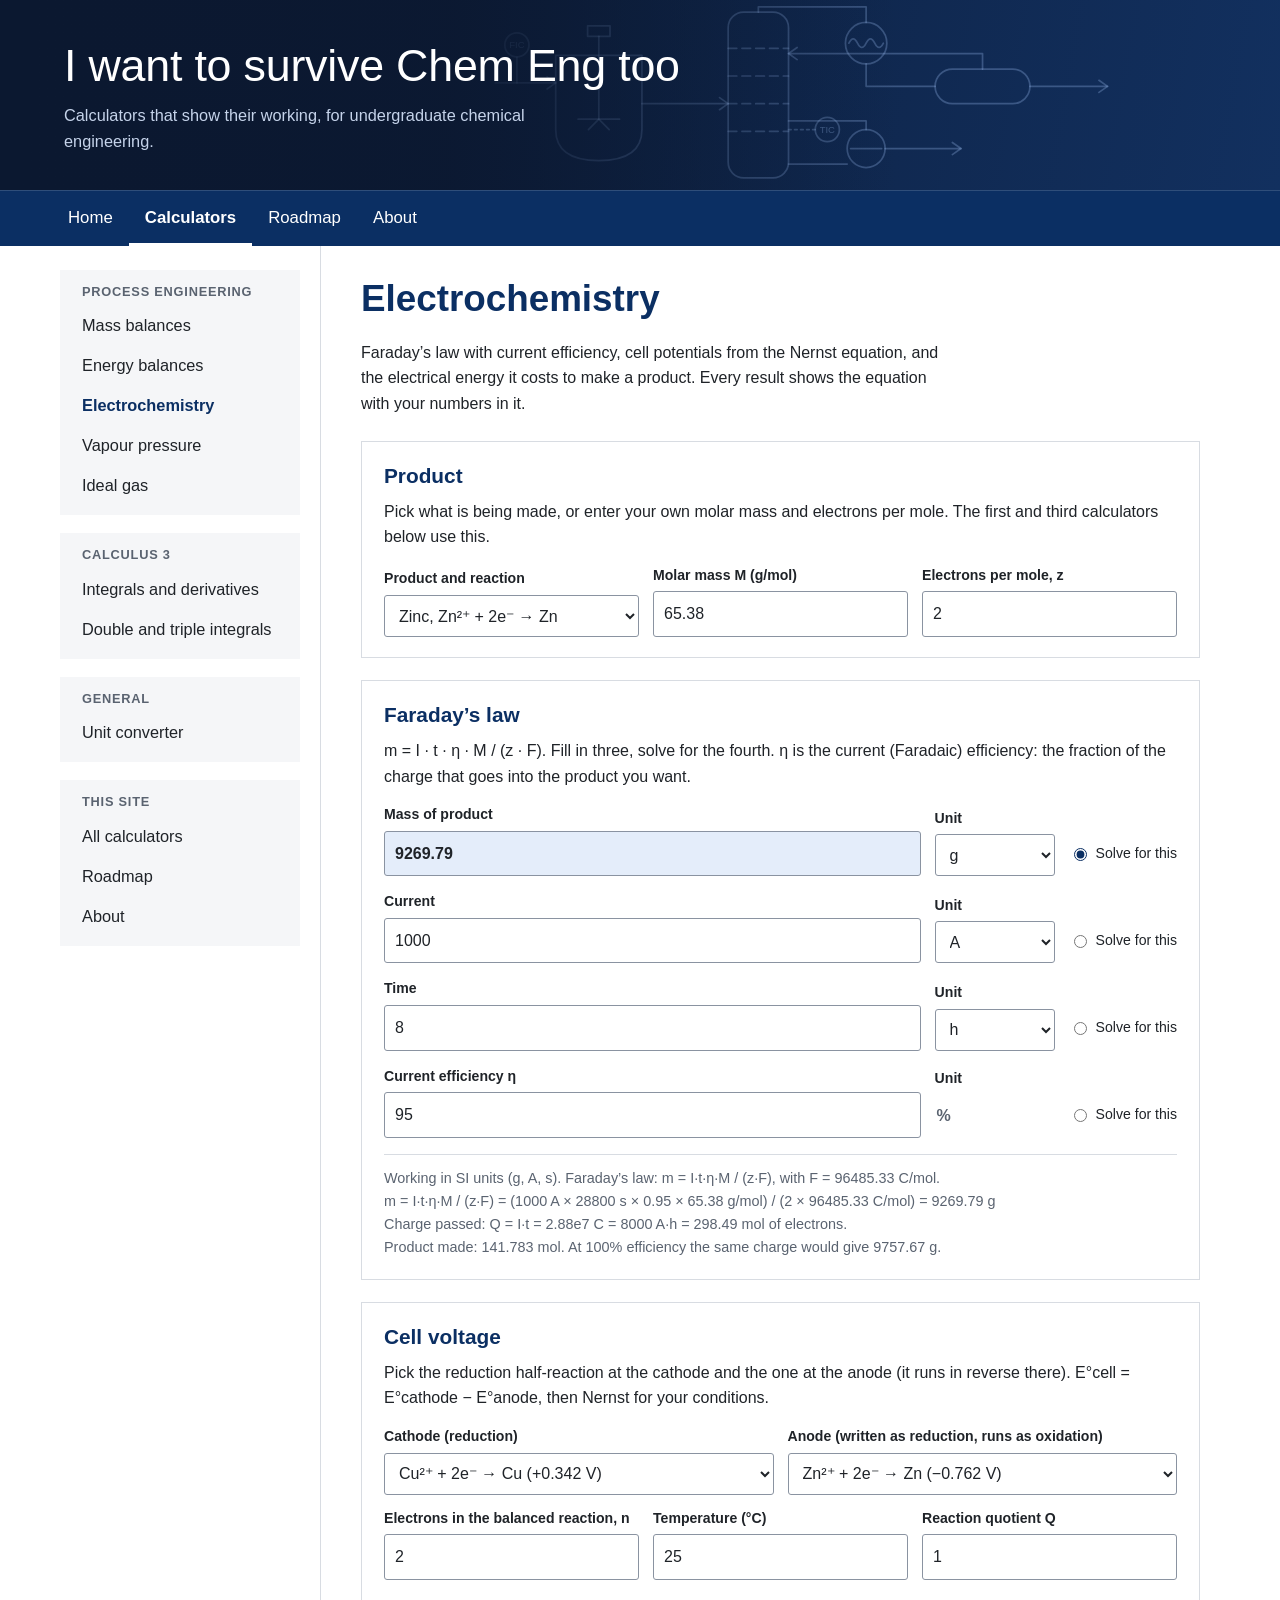
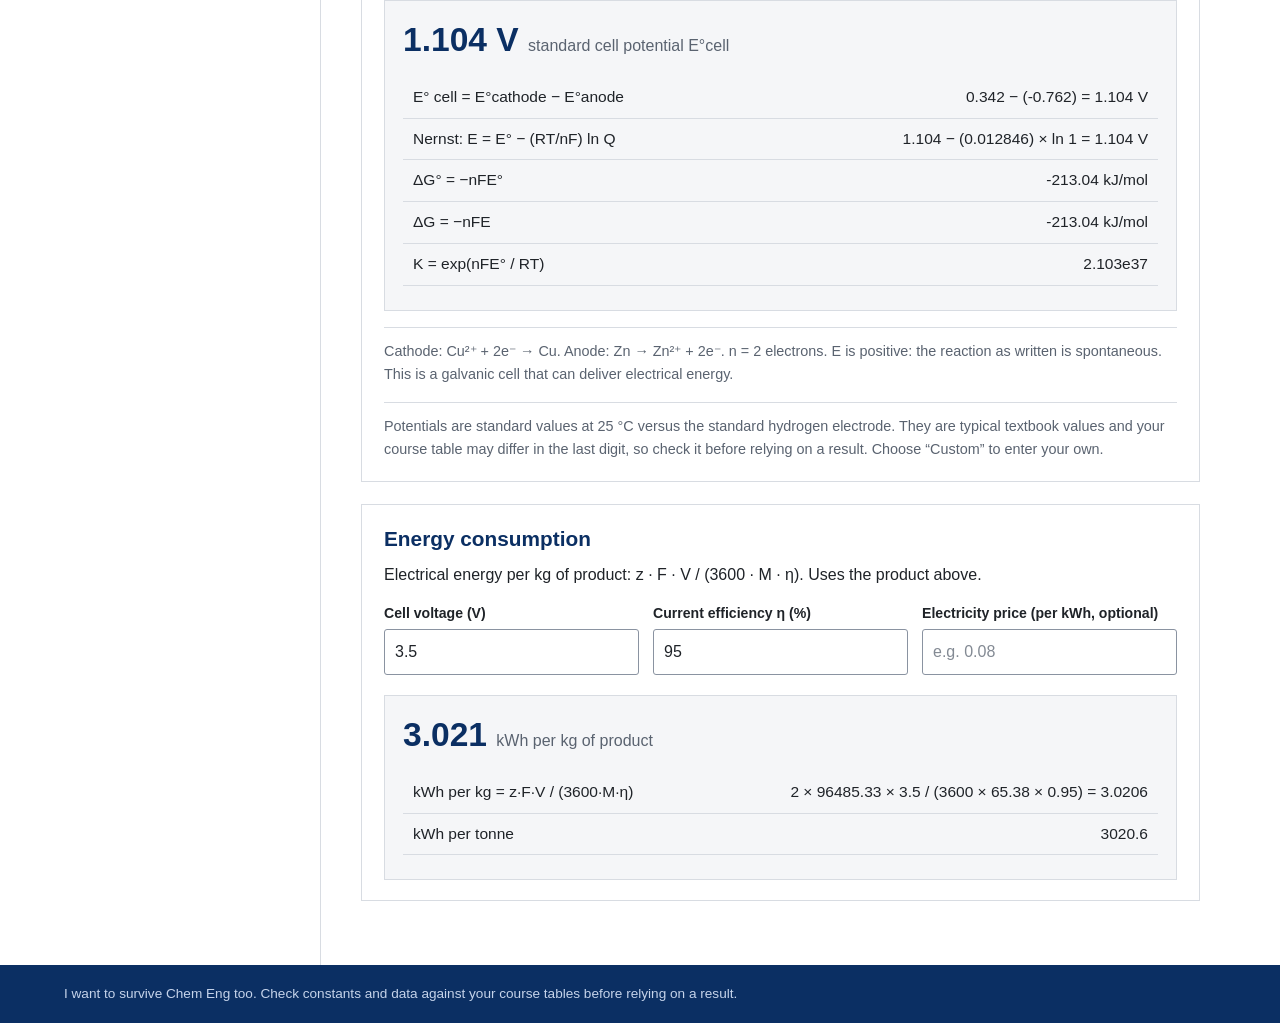
<file: electro.html>
<!doctype html>
<html lang="en">
<head>
  <meta charset="utf-8">
  <meta name="viewport" content="width=device-width, initial-scale=1">
  <title>Electrochemistry · I want to survive Chem Eng too</title>
  <link rel="stylesheet" href="css/style.css">
</head>
<body>
  <header id="site-header"></header>

  <main>
    <h1>Electrochemistry</h1>
    <p class="lede">Faraday’s law with current efficiency, cell potentials from the Nernst equation, and the electrical energy it costs to make a product. Every result shows the equation with your numbers in it.</p>

    <div class="card">
      <h2>Product</h2>
      <p>Pick what is being made, or enter your own molar mass and electrons per mole. The first and third calculators below use this.</p>
      <div class="row">
        <div class="field">
          <label for="product">Product and reaction</label>
          <select id="product"></select>
        </div>
        <div class="field">
          <label for="M">Molar mass M (g/mol)</label>
          <input id="M" type="text" inputmode="decimal" autocomplete="off">
        </div>
        <div class="field">
          <label for="z">Electrons per mole, z</label>
          <input id="z" type="text" inputmode="decimal" autocomplete="off">
        </div>
      </div>
    </div>

    <div class="card">
      <h2>Faraday’s law</h2>
      <p>m = I · t · η · M / (z · F). Fill in three, solve for the fourth. η is the current (Faradaic) efficiency: the fraction of the charge that goes into the product you want.</p>
      <div id="f-rows"></div>
      <div class="row hidden" id="f-gas">
        <div class="field">
          <label for="gas-T">Gas temperature (°C)</label>
          <input id="gas-T" type="text" inputmode="decimal" value="25" autocomplete="off">
        </div>
        <div class="field">
          <label for="gas-P">Gas pressure (kPa)</label>
          <input id="gas-P" type="text" inputmode="decimal" value="101.325" autocomplete="off">
        </div>
      </div>
      <p class="warning hidden" id="f-warning"></p>
      <div class="note" id="f-working"></div>
    </div>

    <div class="card">
      <h2>Cell voltage</h2>
      <p>Pick the reduction half-reaction at the cathode and the one at the anode (it runs in reverse there). E°cell = E°cathode − E°anode, then Nernst for your conditions.</p>
      <div class="row">
        <div class="field">
          <label for="cath">Cathode (reduction)</label>
          <select id="cath"></select>
        </div>
        <div class="field">
          <label for="anod">Anode (written as reduction, runs as oxidation)</label>
          <select id="anod"></select>
        </div>
      </div>
      <div class="row hidden" id="c-custom" style="margin-top: 12px;">
        <div class="field"><label for="cath-E">Cathode E° (V)</label><input id="cath-E" type="text" inputmode="decimal" value="0" autocomplete="off"></div>
        <div class="field"><label for="cath-z">Cathode electrons</label><input id="cath-z" type="text" inputmode="decimal" value="2" autocomplete="off"></div>
        <div class="field"><label for="anod-E">Anode E° (V)</label><input id="anod-E" type="text" inputmode="decimal" value="0" autocomplete="off"></div>
        <div class="field"><label for="anod-z">Anode electrons</label><input id="anod-z" type="text" inputmode="decimal" value="2" autocomplete="off"></div>
      </div>
      <div class="row" style="margin-top: 12px;">
        <div class="field">
          <label for="n">Electrons in the balanced reaction, n</label>
          <input id="n" type="text" inputmode="decimal" autocomplete="off">
        </div>
        <div class="field">
          <label for="c-T">Temperature (°C)</label>
          <input id="c-T" type="text" inputmode="decimal" value="25" autocomplete="off">
        </div>
        <div class="field">
          <label for="c-Q">Reaction quotient Q</label>
          <input id="c-Q" type="text" inputmode="decimal" value="1" autocomplete="off">
        </div>
      </div>
      <p class="warning hidden" id="c-warning"></p>
      <div id="c-out"></div>
      <p class="note">Potentials are standard values at 25 °C versus the standard hydrogen electrode. They are typical textbook values and your course table may differ in the last digit, so check it before relying on a result. Choose “Custom” to enter your own.</p>
    </div>

    <div class="card">
      <h2>Energy consumption</h2>
      <p>Electrical energy per kg of product: z · F · V / (3600 · M · η). Uses the product above.</p>
      <div class="row">
        <div class="field">
          <label for="e-V">Cell voltage (V)</label>
          <input id="e-V" type="text" inputmode="decimal" value="3.5" autocomplete="off">
        </div>
        <div class="field">
          <label for="e-eff">Current efficiency η (%)</label>
          <input id="e-eff" type="text" inputmode="decimal" value="95" autocomplete="off">
        </div>
        <div class="field">
          <label for="e-price">Electricity price (per kWh, optional)</label>
          <input id="e-price" type="text" inputmode="decimal" placeholder="e.g. 0.08" autocomplete="off">
        </div>
      </div>
      <p class="warning hidden" id="e-warning"></p>
      <div id="e-out"></div>
    </div>
  </main>

  <footer id="site-footer"></footer>

  <script src="js/chem.js"></script>
  <script src="js/electro.js"></script>
  <script src="js/site.js"></script>
  <script src="js/electro-ui.js"></script>
</body>
</html>
</file>
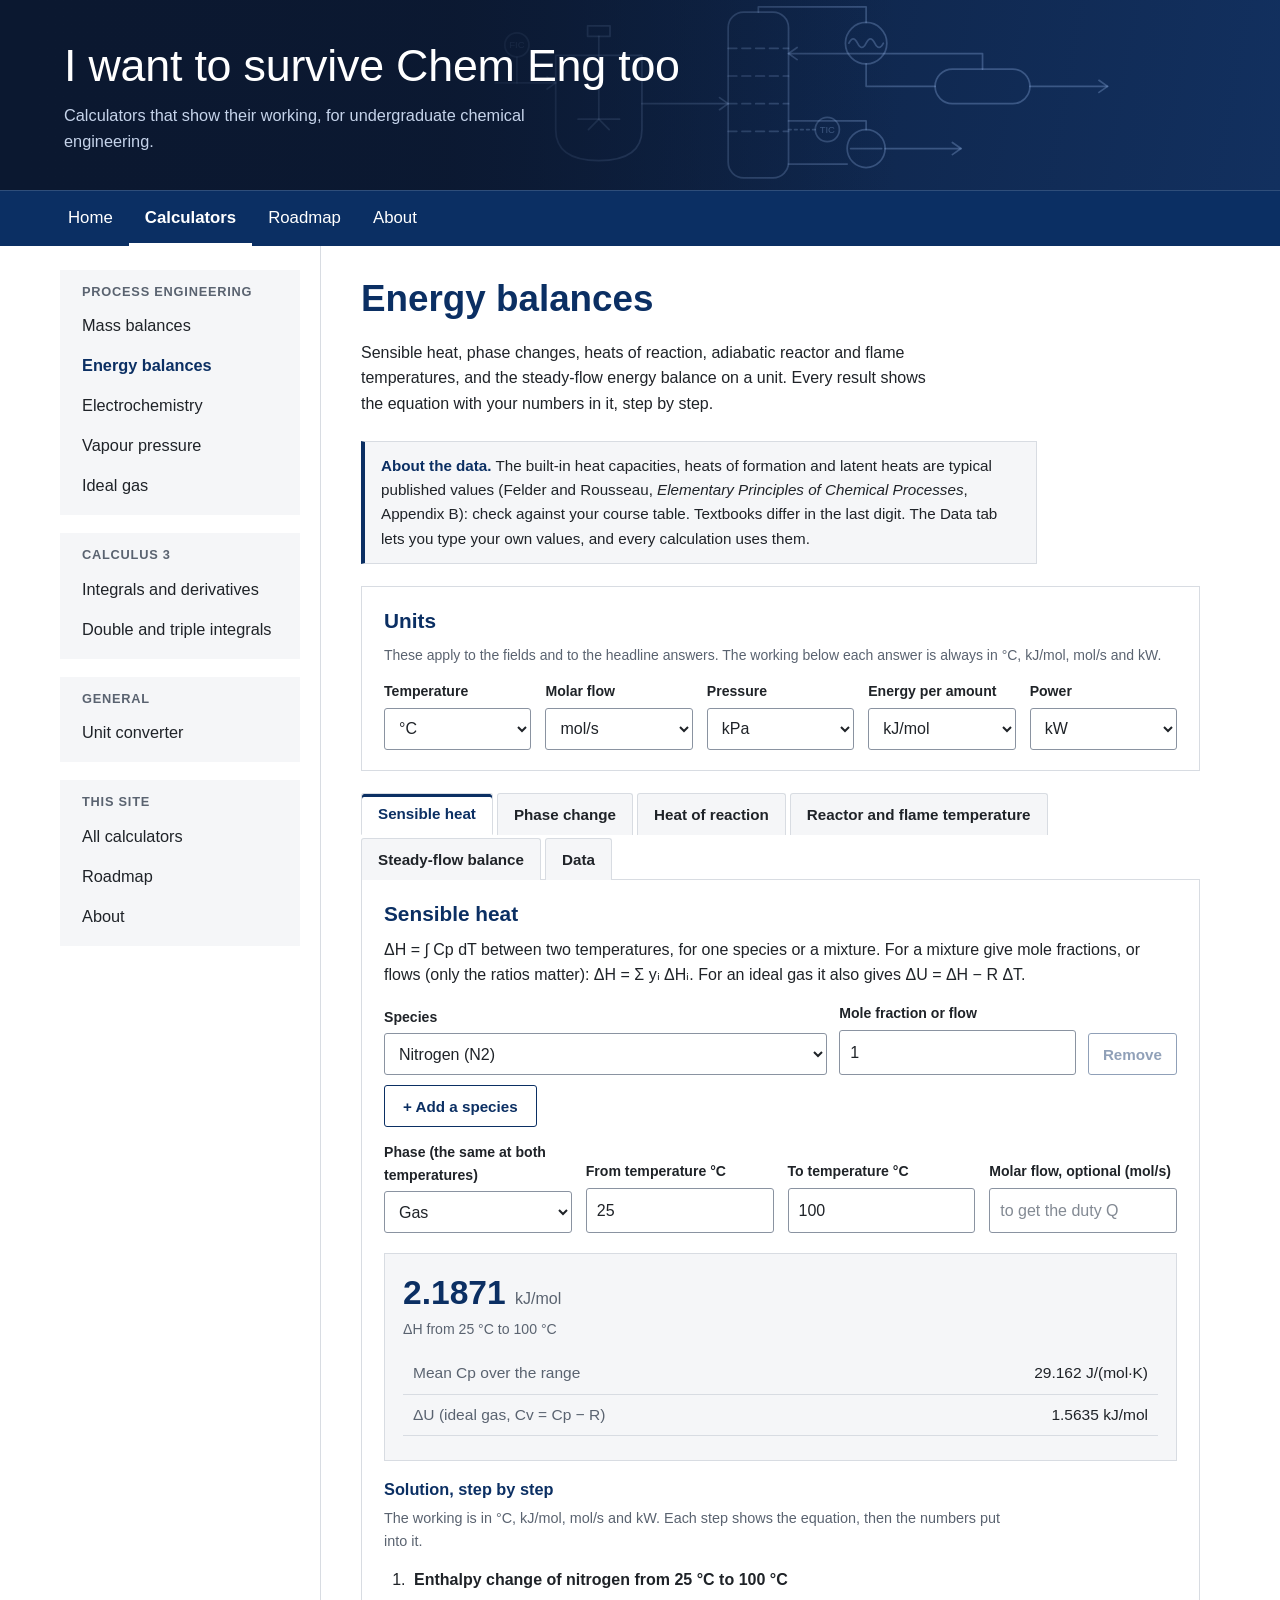
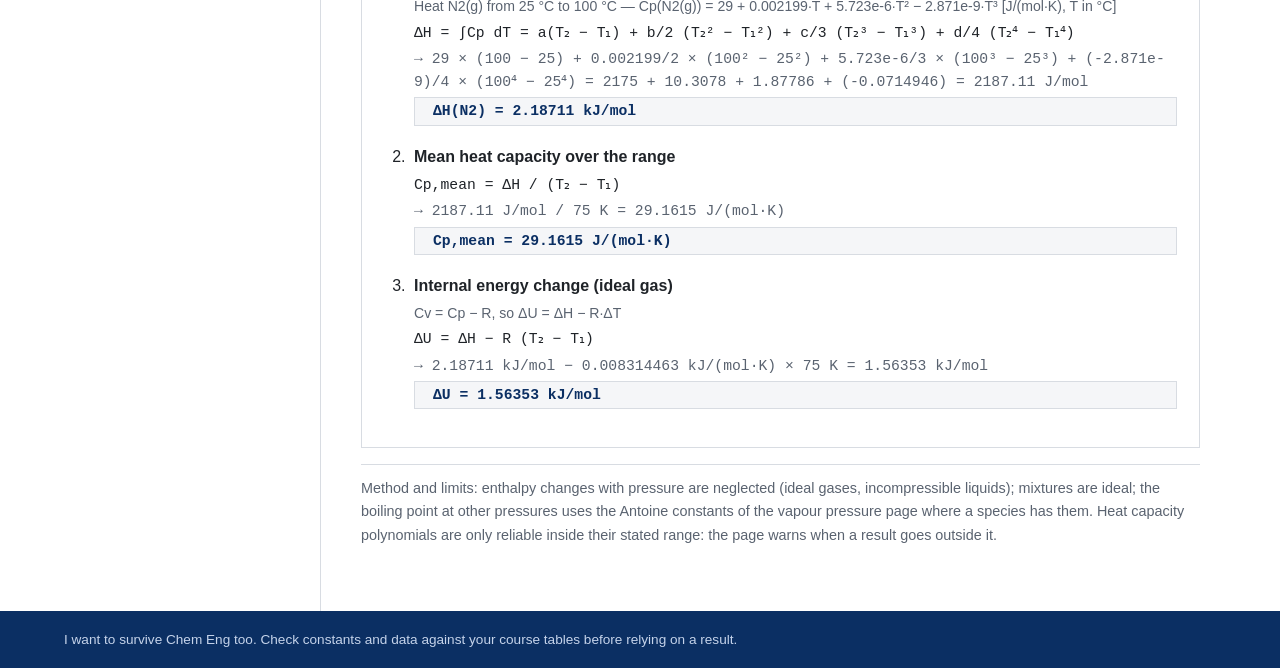
<file: energy.html>
<!doctype html>
<html lang="en">
<head>
  <meta charset="utf-8">
  <meta name="viewport" content="width=device-width, initial-scale=1">
  <title>Energy balances · I want to survive Chem Eng too</title>
  <link rel="stylesheet" href="css/style.css">
  <link rel="stylesheet" href="css/energy.css">
</head>
<body>
  <header id="site-header"></header>

  <main>
    <h1>Energy balances</h1>
    <p class="lede">Sensible heat, phase changes, heats of reaction, adiabatic reactor and flame temperatures, and the steady-flow energy balance on a unit. Every result shows the equation with your numbers in it, step by step.</p>

    <div class="data-notice" id="data-notice">
      <strong>About the data.</strong> The built-in heat capacities, heats of formation and latent heats are typical published values (Felder and Rousseau, <em>Elementary Principles of Chemical Processes</em>, Appendix B): check against your course table. Textbooks differ in the last digit. The Data tab lets you type your own values, and every calculation uses them.
    </div>

    <div class="card" id="units-card">
      <h2>Units</h2>
      <p class="small muted">These apply to the fields and to the headline answers. The working below each answer is always in °C, kJ/mol, mol/s and kW.</p>
      <div class="row">
        <div class="field"><label for="u-temp">Temperature</label><select id="u-temp"></select></div>
        <div class="field"><label for="u-flow">Molar flow</label><select id="u-flow"></select></div>
        <div class="field"><label for="u-press">Pressure</label><select id="u-press"></select></div>
        <div class="field"><label for="u-energy">Energy per amount</label><select id="u-energy"></select></div>
        <div class="field"><label for="u-power">Power</label><select id="u-power"></select></div>
      </div>
    </div>

    <div class="tabs" role="tablist" aria-label="Calculators" id="tabs">
      <button type="button" role="tab" id="tab-sensible" aria-controls="panel-sensible" aria-selected="true">Sensible heat</button>
      <button type="button" role="tab" id="tab-phase" aria-controls="panel-phase" aria-selected="false" tabindex="-1">Phase change</button>
      <button type="button" role="tab" id="tab-reaction" aria-controls="panel-reaction" aria-selected="false" tabindex="-1">Heat of reaction</button>
      <button type="button" role="tab" id="tab-reactor" aria-controls="panel-reactor" aria-selected="false" tabindex="-1">Reactor and flame temperature</button>
      <button type="button" role="tab" id="tab-open" aria-controls="panel-open" aria-selected="false" tabindex="-1">Steady-flow balance</button>
      <button type="button" role="tab" id="tab-data" aria-controls="panel-data" aria-selected="false" tabindex="-1">Data</button>
    </div>

    <!-- 1. sensible heat -->
    <section class="tabpanel card" id="panel-sensible" role="tabpanel" aria-labelledby="tab-sensible">
      <h2>Sensible heat</h2>
      <p>ΔH = ∫ Cp dT between two temperatures, for one species or a mixture. For a mixture give mole fractions, or flows (only the ratios matter): ΔH = Σ yᵢ ΔHᵢ. For an ideal gas it also gives ΔU = ΔH − R ΔT.</p>
      <div id="s-species"></div>
      <p><button type="button" class="secondary" id="s-add">+ Add a species</button></p>
      <div class="row">
        <div class="field"><label for="s-phase">Phase (the same at both temperatures)</label>
          <select id="s-phase"><option value="g">Gas</option><option value="l">Liquid</option><option value="s">Solid</option></select></div>
        <div class="field"><label for="s-T1">From temperature <span class="tu"></span></label><input id="s-T1" class="tin" type="text" inputmode="decimal" autocomplete="off" value="25"></div>
        <div class="field"><label for="s-T2">To temperature <span class="tu"></span></label><input id="s-T2" class="tin" type="text" inputmode="decimal" autocomplete="off" value="100"></div>
        <div class="field"><label for="s-flow">Molar flow, optional (<span class="fu"></span>)</label><input id="s-flow" class="fin" type="text" inputmode="decimal" autocomplete="off" placeholder="to get the duty Q"></div>
      </div>
      <p class="warning hidden" id="s-error"></p>
      <div id="s-out" aria-live="polite"></div>
    </section>

    <!-- 2. phase change -->
    <section class="tabpanel card hidden" id="panel-phase" role="tabpanel" aria-labelledby="tab-phase">
      <h2>Phase change</h2>
      <p>The enthalpy change of one species between two states, where the path may cross its melting or boiling point. The path is shown step by step: heat each phase up to the transition, change phase (ΔHfus or ΔHvap), then heat on.</p>
      <div class="row">
        <div class="field"><label for="p-example">Start from an example</label><select id="p-example"></select></div>
      </div>
      <div class="row" style="margin-top: 12px;">
        <div class="field"><label for="p-species">Species</label><select id="p-species"></select></div>
        <div class="field"><label for="p-P">Pressure (<span class="pu"></span>)</label><input id="p-P" class="pin" type="text" inputmode="decimal" autocomplete="off"></div>
        <div class="field"><label for="p-flow">Molar flow, optional (<span class="fu"></span>)</label><input id="p-flow" class="fin" type="text" inputmode="decimal" autocomplete="off" placeholder="to get the duty Q"></div>
      </div>
      <div class="row" style="margin-top: 12px;">
        <div class="field"><label for="p-T1">Initial temperature <span class="tu"></span></label><input id="p-T1" class="tin" type="text" inputmode="decimal" autocomplete="off"></div>
        <div class="field"><label for="p-ph1">Initial phase</label><select id="p-ph1"></select></div>
        <div class="field"><label for="p-T2">Final temperature <span class="tu"></span></label><input id="p-T2" class="tin" type="text" inputmode="decimal" autocomplete="off"></div>
        <div class="field"><label for="p-ph2">Final phase</label><select id="p-ph2"></select></div>
      </div>
      <p class="warning hidden" id="p-error"></p>
      <div id="p-out" aria-live="polite"></div>
      <h3>Latent heat at a temperature</h3>
      <p class="small muted">ΔHvap at any temperature below the critical temperature by the Watson correlation, ΔHv(T) = ΔHv(Tb) [(1 − T/Tc)/(1 − Tb/Tc)]^0.38, from the value at the normal boiling point. The heat of fusion is tabulated at the melting point.</p>
      <div class="row">
        <div class="field"><label for="l-species">Species</label><select id="l-species"></select></div>
        <div class="field"><label for="l-kind">Change</label><select id="l-kind"><option value="vap">Vaporisation</option><option value="fus">Fusion (melting)</option></select></div>
        <div class="field"><label for="l-T">Temperature <span class="tu"></span></label><input id="l-T" class="tin" type="text" inputmode="decimal" autocomplete="off" value="25"></div>
      </div>
      <p class="warning hidden" id="l-error"></p>
      <div id="l-out" aria-live="polite"></div>
    </section>

    <!-- 3. reactions -->
    <section class="tabpanel card hidden" id="panel-reaction" role="tabpanel" aria-labelledby="tab-reaction">
      <h2>Heat of reaction</h2>
      <p>ΔH°rxn at 25 °C from standard heats of formation, ΔH°rxn = Σ νᵢ ΔH°f,ᵢ, and at another temperature by the path: reactants to 25 °C, react, products to the new temperature. Write the reaction with formulas and an arrow, for example <span class="eq">CH4 + 2 O2 -> CO2 + 2 H2O</span>. A phase in brackets, such as <span class="eq">H2O(g)</span>, fixes the phase; without one each species is taken as it exists at 25 °C and 1 atm (liquid water).</p>
      <div class="row">
        <div class="field"><label for="r-example">Start from an example</label><select id="r-example"></select></div>
      </div>
      <div class="row" style="margin-top: 12px;">
        <div class="field wide"><label for="r-text">Reaction</label><input id="r-text" type="text" autocomplete="off" spellcheck="false" value="CH4 + 2 O2 -> CO2 + 2 H2O"></div>
      </div>
      <div class="row" style="margin-top: 12px;">
        <div class="field"><label for="r-T">Temperature of the reaction <span class="tu"></span> (blank = 25 °C)</label><input id="r-T" class="tin" type="text" inputmode="decimal" autocomplete="off" placeholder="25 °C standard"></div>
        <div class="field"><label for="r-P">Pressure (<span class="pu"></span>)</label><input id="r-P" class="pin" type="text" inputmode="decimal" autocomplete="off"></div>
        <div class="field"><label for="r-extent">Extent of reaction ξ, optional (<span class="au"></span>)</label><input id="r-extent" class="fin" type="text" inputmode="decimal" autocomplete="off" placeholder="to get the total heat Q"></div>
      </div>
      <p style="margin-top: 12px;"><label class="checkbox"><input type="checkbox" id="r-keep"> Keep each species in the phase written (no phase changes between 25 °C and the reaction temperature)</label></p>
      <p class="warning hidden" id="r-error"></p>
      <div id="r-out" aria-live="polite"></div>

      <h3>Heat of combustion and heating value</h3>
      <p class="small muted">Complete combustion to CO₂, H₂O and N₂. The higher heating value (HHV) has the water leave as a liquid; the lower (LHV) as vapour.</p>
      <div class="row">
        <div class="field"><label for="c-species">Fuel</label><select id="c-species"></select></div>
        <div class="field"><label for="c-phase">Fuel phase at 25 °C</label><select id="c-phase"></select></div>
      </div>
      <p class="warning hidden" id="c-error"></p>
      <div id="c-out" aria-live="polite"></div>
    </section>

    <!-- 4. reactor / flame -->
    <section class="tabpanel card hidden" id="panel-reactor" role="tabpanel" aria-labelledby="tab-reactor">
      <h2>Reactor and flame temperature</h2>
      <p>The outlet temperature from the energy balance Σ ṅout ĥout(T) = Σ ṅin ĥin + Q, with ĥ measured from the elements at 25 °C (heats of formation included). The equation is solved by bracketing and bisection, so it finds the answer without a starting guess, even when a boiling point lies on the way.</p>
      <div class="row">
        <div class="field"><label for="x-mode">What to calculate</label>
          <select id="x-mode"><option value="flame">Adiabatic flame temperature (fuel and air)</option><option value="general">Reactor with any feeds, reaction and heat duty</option></select></div>
      </div>

      <div id="x-flame" style="margin-top: 12px;">
        <div class="row">
          <div class="field"><label for="f-fuel">Fuel</label><select id="f-fuel"></select></div>
          <div class="field"><label for="f-excess">Excess air (%)</label><input id="f-excess" type="text" inputmode="decimal" autocomplete="off" value="0"></div>
          <div class="field"><label for="f-conv">Fuel conversion (%)</label><input id="f-conv" type="text" inputmode="decimal" autocomplete="off" value="100"></div>
        </div>
        <div class="row" style="margin-top: 12px;">
          <div class="field"><label for="f-Tfuel">Fuel feed temperature <span class="tu"></span></label><input id="f-Tfuel" class="tin" type="text" inputmode="decimal" autocomplete="off" value="25"></div>
          <div class="field"><label for="f-Tair">Air feed temperature <span class="tu"></span></label><input id="f-Tair" class="tin" type="text" inputmode="decimal" autocomplete="off" value="25"></div>
          <div class="field"><label for="f-water">Water formed, reference state</label>
            <select id="f-water"><option value="g">Vapour (ΔH°f of H₂O gas)</option><option value="l">Liquid (ΔH°f of H₂O liquid)</option></select></div>
        </div>
        <p class="small muted">Air is 21 mol % O₂ and 79 mol % N₂. Complete combustion of the converted fuel to CO₂ and H₂O. The basis is 1 mol/s of fuel.</p>
      </div>

      <div id="x-general" class="hidden" style="margin-top: 12px;">
        <div class="row">
          <div class="field wide"><label for="g-rx">Reaction (optional: leave blank to just heat or cool the feeds)</label><input id="g-rx" type="text" autocomplete="off" spellcheck="false" placeholder="e.g. CO + 0.5 O2 -> CO2"></div>
        </div>
        <div class="row" style="margin-top: 12px;">
          <div class="field"><label for="g-how">How far it goes</label>
            <select id="g-how"><option value="conv">Fractional conversion of a reactant</option><option value="extent">Extent of reaction ξ</option></select></div>
          <div class="field" id="g-conv-box"><label for="g-conv-sp">Reactant</label><select id="g-conv-sp"></select></div>
          <div class="field" id="g-conv-val-box"><label for="g-conv">Conversion (%)</label><input id="g-conv" type="text" inputmode="decimal" autocomplete="off" value="100"></div>
          <div class="field hidden" id="g-ext-box"><label for="g-ext">Extent ξ (<span class="fu"></span>)</label><input id="g-ext" class="fin" type="text" inputmode="decimal" autocomplete="off"></div>
          <div class="field"><label for="g-Q">Heat added Q (<span class="wu"></span>; 0 = adiabatic, negative = heat removed)</label><input id="g-Q" class="qin" type="text" inputmode="decimal" autocomplete="off" value="0"></div>
        </div>
        <h3>Feed</h3>
        <div id="g-feeds"></div>
        <p><button type="button" class="secondary" id="g-add">+ Add a feed species</button></p>
      </div>

      <div class="row" style="margin-top: 12px;">
        <div class="field"><label for="x-P">Pressure (<span class="pu"></span>)</label><input id="x-P" class="pin" type="text" inputmode="decimal" autocomplete="off"></div>
      </div>
      <p class="warning hidden" id="x-error"></p>
      <div id="x-out" aria-live="polite"></div>
    </section>

    <!-- 5. open system -->
    <section class="tabpanel card hidden" id="panel-open" role="tabpanel" aria-labelledby="tab-open">
      <h2>Steady-flow energy balance</h2>
      <p>Q − Ws = ΔḢ + ΔĖk + ΔĖp for streams entering and leaving one unit. Q is the heat added to the unit and Ws the shaft work done by it. Give each stream its temperature and contents; the enthalpy of each is worked out from a stated reference state. If the species change between inlet and outlet (a reaction), heats of formation are used.</p>
      <div class="row">
        <div class="field"><label for="o-example">Start from an example</label><select id="o-example"></select></div>
      </div>
      <h3>Inlet streams</h3>
      <div id="o-in"></div>
      <p><button type="button" class="secondary" id="o-add-in">+ Add an inlet stream</button></p>
      <h3>Outlet streams</h3>
      <div id="o-out-streams"></div>
      <p><button type="button" class="secondary" id="o-add-out">+ Add an outlet stream</button></p>
      <div class="row" style="margin-top: 12px;">
        <div class="field"><label for="o-Ws">Shaft work done by the system Ws (<span class="wu"></span>)</label><input id="o-Ws" class="qin" type="text" inputmode="decimal" autocomplete="off" value="0"></div>
        <div class="field"><label for="o-P">Pressure (<span class="pu"></span>)</label><input id="o-P" class="pin" type="text" inputmode="decimal" autocomplete="off"></div>
      </div>
      <p class="warning hidden" id="o-error"></p>
      <div id="o-result" aria-live="polite"></div>
    </section>

    <!-- 6. data -->
    <section class="tabpanel card hidden" id="panel-data" role="tabpanel" aria-labelledby="tab-data">
      <h2>Data</h2>
      <p>Everything the calculators use. The built-in rows are typical published values (Felder and Rousseau, Appendix B, Tables B.1 and B.2). Change a value, or add your own row, to match your course table: your entries are used by every calculator and are kept in this browser only.</p>
      <p class="small muted" id="d-status"></p>

      <h3>Heat capacities</h3>
      <p class="small">Cp = a + bT + cT² + dT³ in J/(mol·K), with T in the unit shown (°C or K). The table lists the coefficients as plain numbers. To add or replace a row, type the coefficients as they are printed in your table and say which powers of ten the table prints.</p>
      <p><label class="checkbox"><input type="checkbox" id="d-felder"> Show the coefficients as printed in Felder and Rousseau's Table B.2 (Cp in kJ/(mol·°C): a × 10³, b × 10⁵, c × 10⁸, d × 10¹²)</label></p>
      <div class="table-wrap"><table class="datatable" id="d-cp"></table></div>
      <div class="add-box">
        <h3>Add or replace a Cp row</h3>
        <div class="row">
          <div class="field"><label for="a-sp">Species (existing or new)</label><input id="a-sp" type="text" list="a-sp-list" autocomplete="off" spellcheck="false" placeholder="e.g. N2 or C3H6"><datalist id="a-sp-list"></datalist></div>
          <div class="field"><label for="a-ph">Phase</label><select id="a-ph"><option value="g">Gas</option><option value="l">Liquid</option><option value="s">Solid</option></select></div>
          <div class="field"><label for="a-T">T in the polynomial</label><select id="a-T"><option value="C">°C</option><option value="K">K</option></select></div>
          <div class="field"><label for="a-en">Cp printed in</label><select id="a-en"><option value="J">J/(mol·K)</option><option value="kJ">kJ/(mol·K)</option></select></div>
        </div>
        <div class="row coef-row" style="margin-top: 12px;">
          <div class="field"><label for="a-a">a</label><input id="a-a" type="text" inputmode="decimal" autocomplete="off"></div>
          <div class="field"><label for="a-b">b</label><input id="a-b" type="text" inputmode="decimal" autocomplete="off"></div>
          <div class="field"><label for="a-c">c</label><input id="a-c" type="text" inputmode="decimal" autocomplete="off"></div>
          <div class="field"><label for="a-d">d</label><input id="a-d" type="text" inputmode="decimal" autocomplete="off"></div>
        </div>
        <div class="exp-row">
          <span>Your table prints a, b, c, d multiplied by ten to the power:</span>
          <label>a <input id="a-ea" class="exp" type="text" inputmode="numeric" value="0"></label>
          <label>b <input id="a-eb" class="exp" type="text" inputmode="numeric" value="0"></label>
          <label>c <input id="a-ec" class="exp" type="text" inputmode="numeric" value="0"></label>
          <label>d <input id="a-ed" class="exp" type="text" inputmode="numeric" value="0"></label>
        </div>
        <div class="row" style="margin-top: 12px;">
          <div class="field"><label for="a-lo">Valid from (T in the unit above)</label><input id="a-lo" type="text" inputmode="decimal" autocomplete="off" placeholder="optional"></div>
          <div class="field"><label for="a-hi">Valid to</label><input id="a-hi" type="text" inputmode="decimal" autocomplete="off" placeholder="optional"></div>
          <div class="field"><button type="button" id="a-go">Save this row</button></div>
          <div class="field"><button type="button" class="secondary" id="a-felder">Fill exponents as in Felder (3, 5, 8, 12; kJ)</button></div>
        </div>
        <p class="warning hidden" id="a-error"></p>
      </div>

      <h3>Heats of formation and phase-change data</h3>
      <p class="small">ΔH°f at 25 °C and 1 atm in kJ/mol for each phase the species can be in (elements in their standard state are 0). Melting and boiling points in °C at 1 atm; ΔHfus at the melting point and ΔHvap at the normal boiling point in kJ/mol; Tc in K (used for the Watson correlation). Edit any box; an edited box is outlined.</p>
      <div class="table-wrap"><table class="datatable" id="d-props"></table></div>
      <div class="add-box">
        <h3>Add a species</h3>
        <div class="row">
          <div class="field"><label for="n-id">Formula (used in reactions)</label><input id="n-id" type="text" autocomplete="off" spellcheck="false" placeholder="e.g. C3H6"></div>
          <div class="field"><label for="n-name">Name</label><input id="n-name" type="text" autocomplete="off" placeholder="e.g. Propylene"></div>
          <div class="field"><label for="n-std">Phase at 25 °C</label><select id="n-std"><option value="g">Gas</option><option value="l">Liquid</option><option value="s">Solid</option></select></div>
          <div class="field"><button type="button" id="n-go">Add species</button></div>
        </div>
        <p class="warning hidden" id="n-error"></p>
      </div>
      <p style="margin-top: 18px;"><button type="button" class="danger" id="d-reset">Remove all my changes</button></p>
    </section>

    <p class="note">Method and limits: enthalpy changes with pressure are neglected (ideal gases, incompressible liquids); mixtures are ideal; the boiling point at other pressures uses the Antoine constants of the vapour pressure page where a species has them. Heat capacity polynomials are only reliable inside their stated range: the page warns when a result goes outside it.</p>
  </main>

  <footer id="site-footer"></footer>

  <script src="js/chem.js"></script>
  <script src="js/balance.js"></script>
  <script src="js/energy.js"></script>
  <script src="js/site.js"></script>
  <script src="js/energy-ui.js"></script>
</body>
</html>
</file>
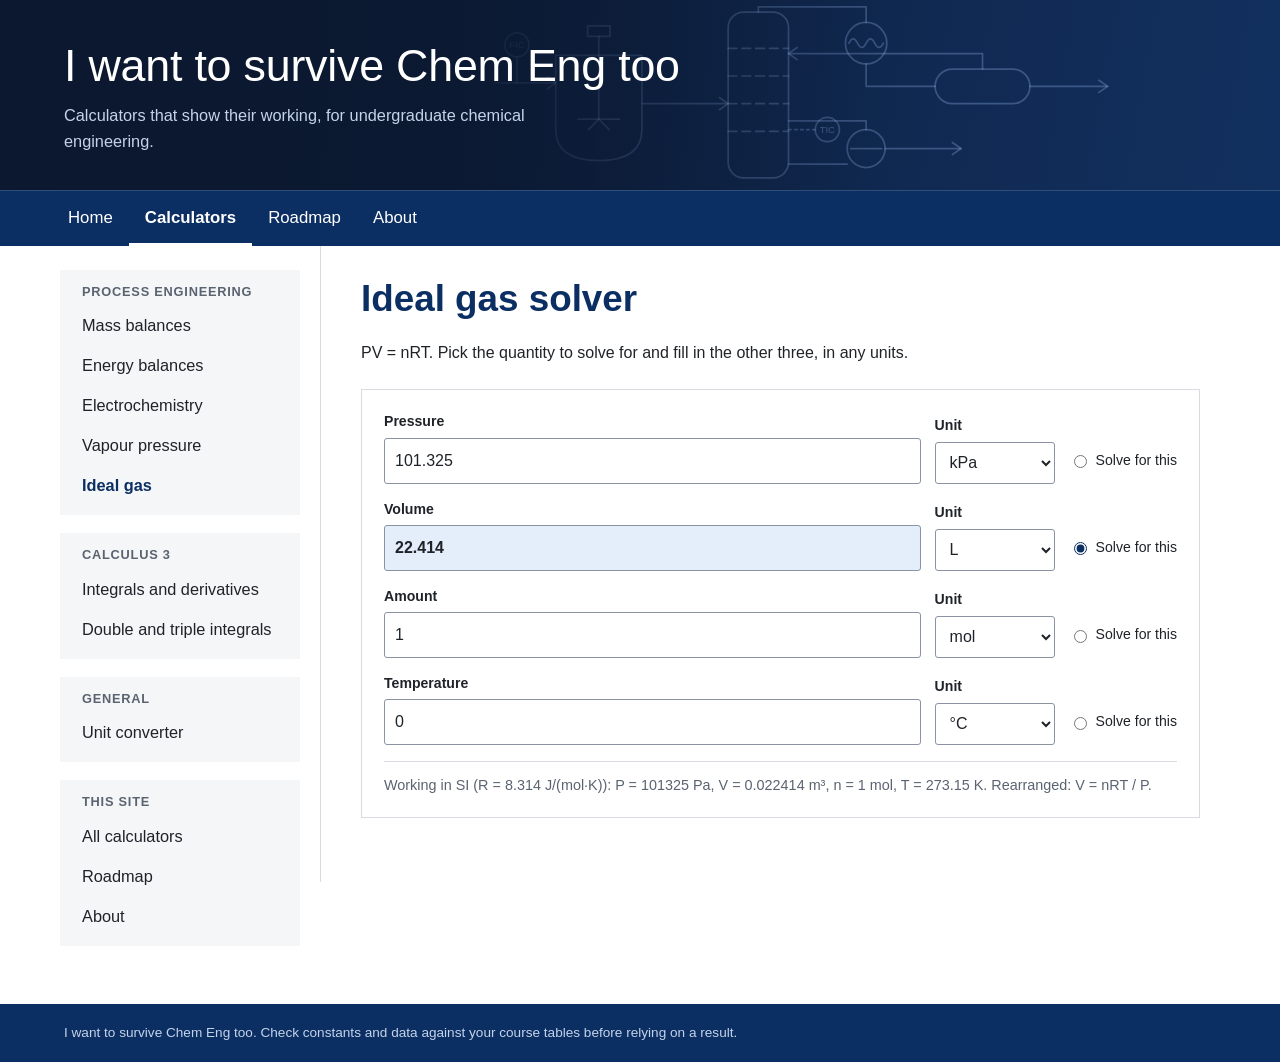
<file: gas.html>
<!doctype html>
<html lang="en">
<head>
  <meta charset="utf-8">
  <meta name="viewport" content="width=device-width, initial-scale=1">
  <title>Ideal gas solver · I want to survive Chem Eng too</title>
  <link rel="stylesheet" href="css/style.css">
</head>
<body>
  <header id="site-header"></header>

  <main class="container">
    <h1>Ideal gas solver</h1>
    <p class="lede">PV = nRT. Pick the quantity to solve for and fill in the other three, in any units.</p>

    <div class="card">
      <div id="rows"></div>
      <p class="warning hidden" id="warning"></p>
      <div class="note" id="working"></div>
    </div>
  </main>

  <footer id="site-footer"></footer>

  <script src="js/chem.js"></script>
  <script src="js/site.js"></script>
  <script src="js/gas.js"></script>
</body>
</html>
</file>
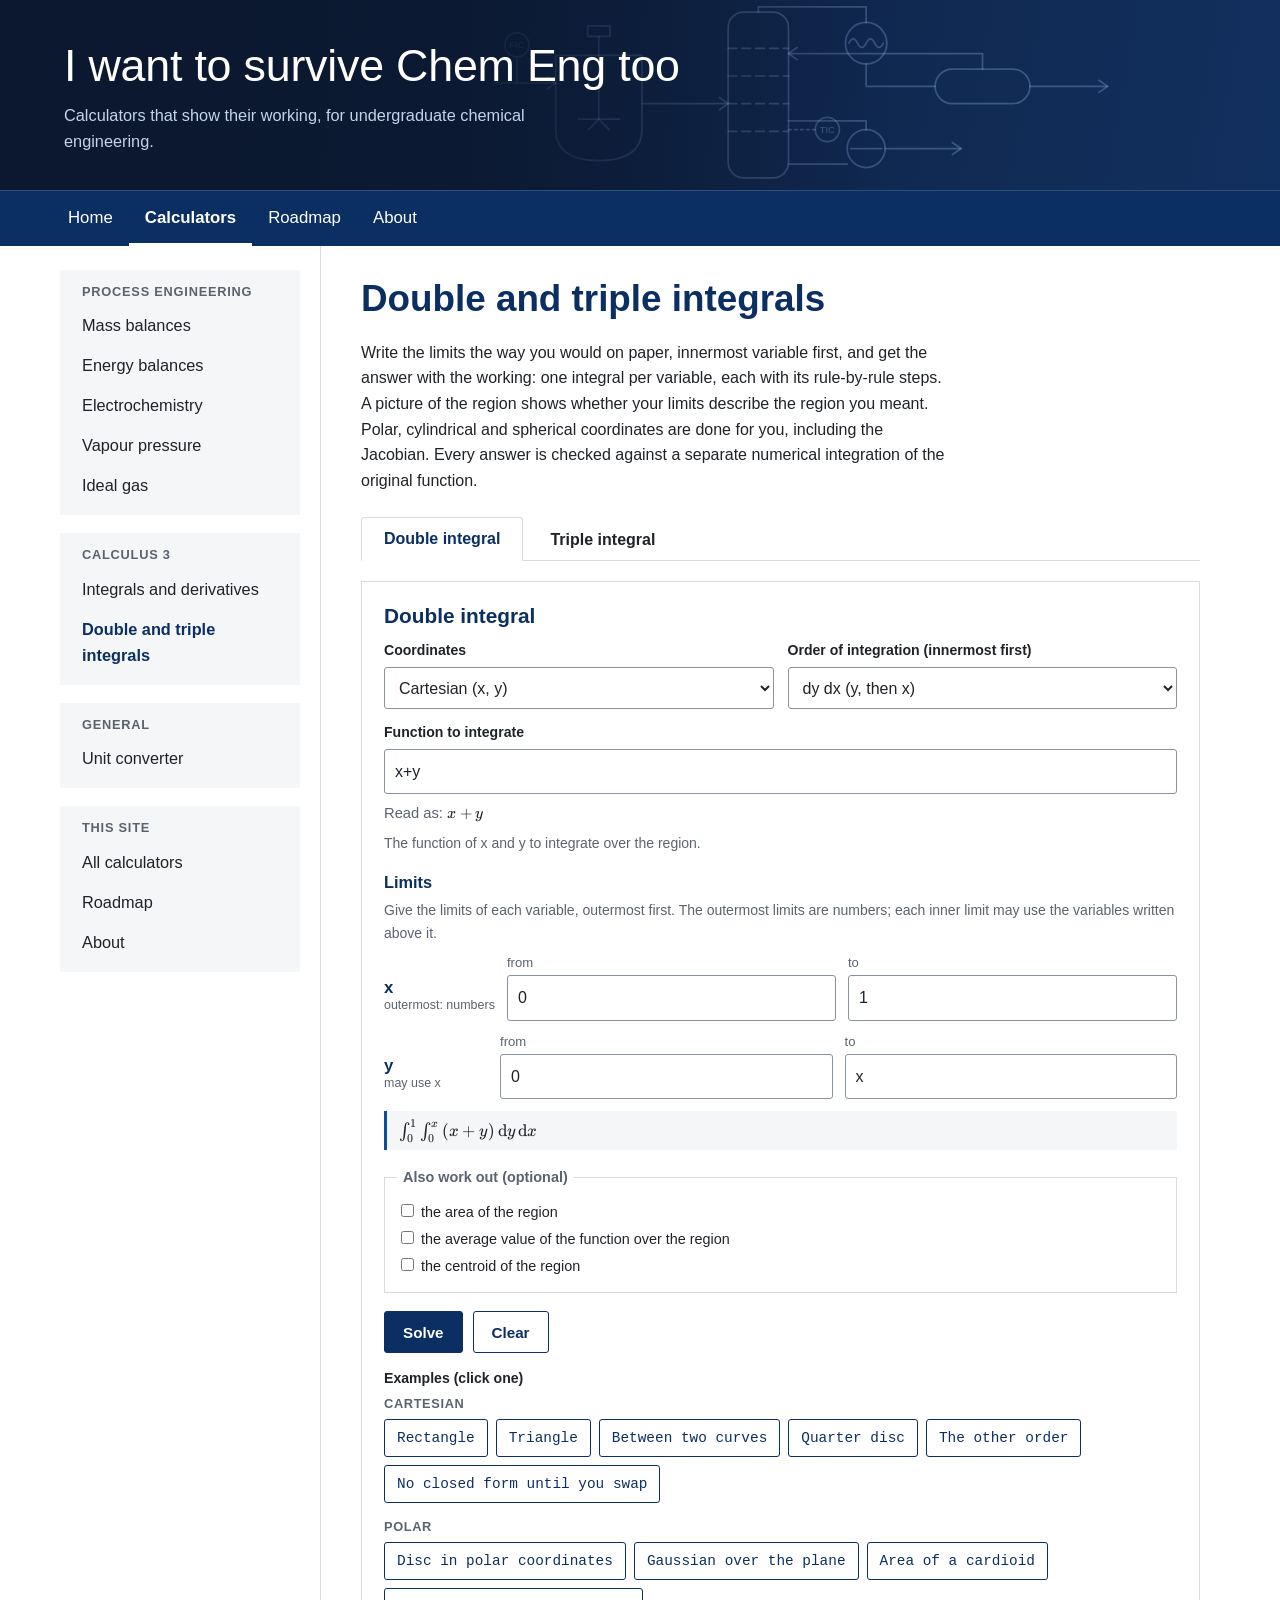
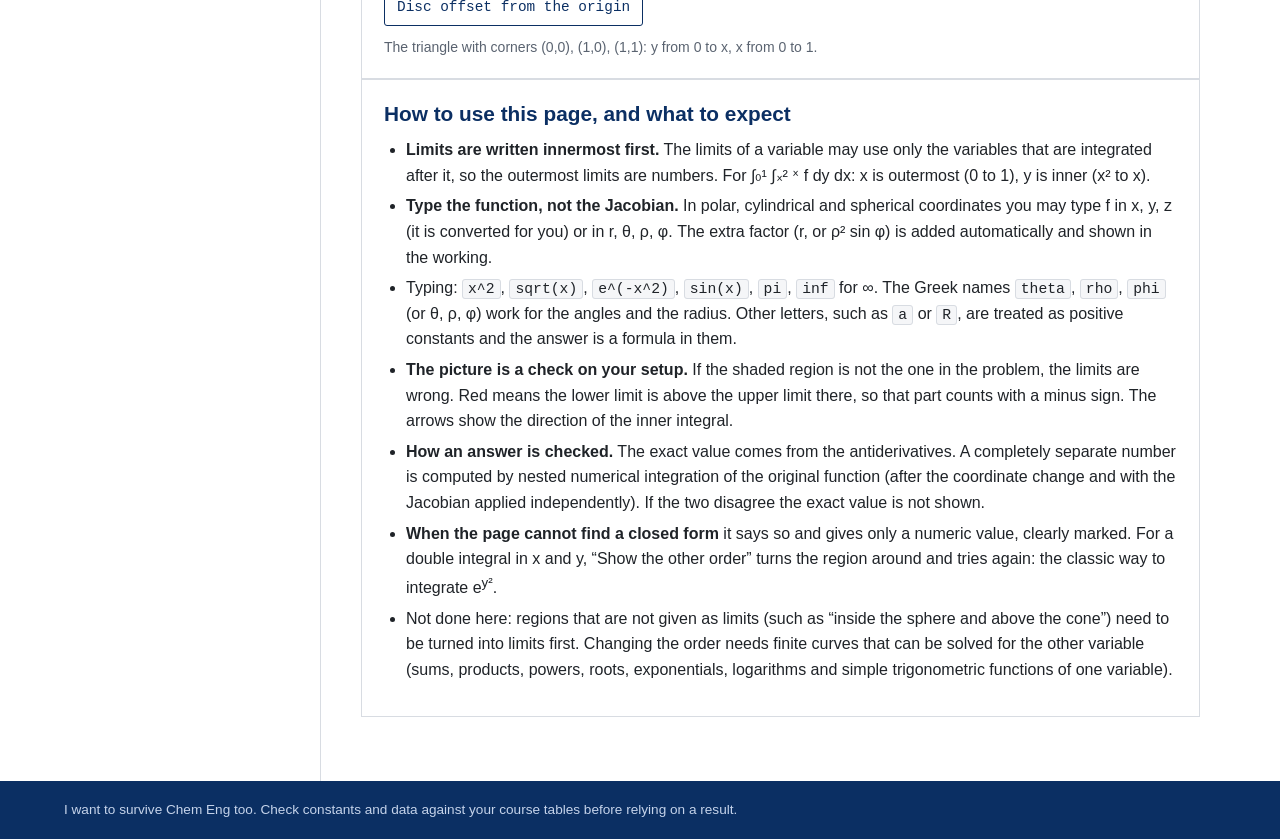
<file: multi.html>
<!doctype html>
<html lang="en">
<head>
  <meta charset="utf-8">
  <meta name="viewport" content="width=device-width, initial-scale=1">
  <title>Double and triple integrals · I want to survive Chem Eng too</title>
  <link rel="stylesheet" href="css/style.css">
  <link rel="stylesheet" href="vendor/katex/katex.min.css">
  <link rel="stylesheet" href="css/calculus.css">
  <link rel="stylesheet" href="css/multi.css">
</head>
<body>
  <header id="site-header"></header>

  <main>
    <h1>Double and triple integrals</h1>
    <p class="lede">Write the limits the way you would on paper, innermost variable first, and get the answer with the working: one integral per variable, each with its rule-by-rule steps. A picture of the region shows whether your limits describe the region you meant. Polar, cylindrical and spherical coordinates are done for you, including the Jacobian. Every answer is checked against a separate numerical integration of the original function.</p>

    <div class="tabs" role="tablist" aria-label="Kind of integral">
      <button type="button" role="tab" id="tab-double" aria-controls="panel" aria-selected="true">Double integral</button>
      <button type="button" role="tab" id="tab-triple" aria-controls="panel" aria-selected="false" tabindex="-1">Triple integral</button>
    </div>

    <section id="panel" role="tabpanel" aria-labelledby="tab-double">
      <div class="card">
        <h2 id="form-title">Double integral</h2>
        <div class="row">
          <div class="field">
            <label for="sys">Coordinates</label>
            <select id="sys"></select>
          </div>
          <div class="field">
            <label for="ord">Order of integration (innermost first)</label>
            <select id="ord"></select>
          </div>
        </div>
        <div class="field" style="margin-top: 12px;">
          <label for="f">Function to integrate</label>
          <input id="f" type="text" autocomplete="off" spellcheck="false" autocapitalize="off" placeholder="e.g. x^2 + y^2" value="x+y" aria-describedby="f-read">
        </div>
        <div class="parse-note" id="f-read" aria-live="polite"></div>
        <p class="small muted" id="f-help" style="margin: 6px 0 0;"></p>

        <h3 style="margin-top: 18px;">Limits</h3>
        <p class="small muted" id="lim-help" style="margin: 0 0 8px;"></p>
        <div id="limits" class="limits"></div>
        <p class="setup" id="setup" aria-live="polite"></p>

        <fieldset class="also">
          <legend>Also work out (optional)</legend>
          <label class="checkbox"><input type="checkbox" id="also-size"> <span id="also-size-label">the area of the region</span></label>
          <label class="checkbox"><input type="checkbox" id="also-average"> the average value of the function over the region</label>
          <label class="checkbox"><input type="checkbox" id="also-centroid"> the centroid of the region</label>
        </fieldset>

        <p class="actions" style="margin: 18px 0 14px;">
          <button type="button" id="go">Solve</button>
          <button type="button" id="clear" class="secondary">Clear</button>
        </p>
        <div class="label small">Examples (click one)</div>
        <div class="chips" id="examples"></div>
        <p class="small muted" id="ex-desc" style="margin: 10px 0 0;"></p>
      </div>
      <div id="out" aria-live="polite"></div>
    </section>

    <div class="card">
      <h2>How to use this page, and what to expect</h2>
      <ul class="plain">
        <li><strong>Limits are written innermost first.</strong> The limits of a variable may use only the variables that are integrated after it, so the outermost limits are numbers. For ∫₀¹ ∫ₓ² ˣ f dy dx: x is outermost (0 to 1), y is inner (x² to x).</li>
        <li><strong>Type the function, not the Jacobian.</strong> In polar, cylindrical and spherical coordinates you may type f in x, y, z (it is converted for you) or in r, θ, ρ, φ. The extra factor (r, or ρ² sin φ) is added automatically and shown in the working.</li>
        <li>Typing: <code>x^2</code>, <code>sqrt(x)</code>, <code>e^(-x^2)</code>, <code>sin(x)</code>, <code>pi</code>, <code>inf</code> for ∞. The Greek names <code>theta</code>, <code>rho</code>, <code>phi</code> (or θ, ρ, φ) work for the angles and the radius. Other letters, such as <code>a</code> or <code>R</code>, are treated as positive constants and the answer is a formula in them.</li>
        <li><strong>The picture is a check on your setup.</strong> If the shaded region is not the one in the problem, the limits are wrong. Red means the lower limit is above the upper limit there, so that part counts with a minus sign. The arrows show the direction of the inner integral.</li>
        <li><strong>How an answer is checked.</strong> The exact value comes from the antiderivatives. A completely separate number is computed by nested numerical integration of the original function (after the coordinate change and with the Jacobian applied independently). If the two disagree the exact value is not shown.</li>
        <li><strong>When the page cannot find a closed form</strong> it says so and gives only a numeric value, clearly marked. For a double integral in x and y, “Show the other order” turns the region around and tries again: the classic way to integrate e<sup>y²</sup>.</li>
        <li>Not done here: regions that are not given as limits (such as “inside the sphere and above the cone”) need to be turned into limits first. Changing the order needs finite curves that can be solved for the other variable (sums, products, powers, roots, exponentials, logarithms and simple trigonometric functions of one variable).</li>
      </ul>
    </div>
  </main>

  <footer id="site-footer"></footer>

  <script src="js/cas.js"></script>
  <script src="js/integrate.js"></script>
  <script src="js/multi.js"></script>
  <script src="vendor/katex/katex.min.js"></script>
  <script src="js/tex.js"></script>
  <script src="js/ui-kit.js"></script>
  <script src="js/site.js"></script>
  <script src="js/multi-ui.js"></script>
</body>
</html>
</file>
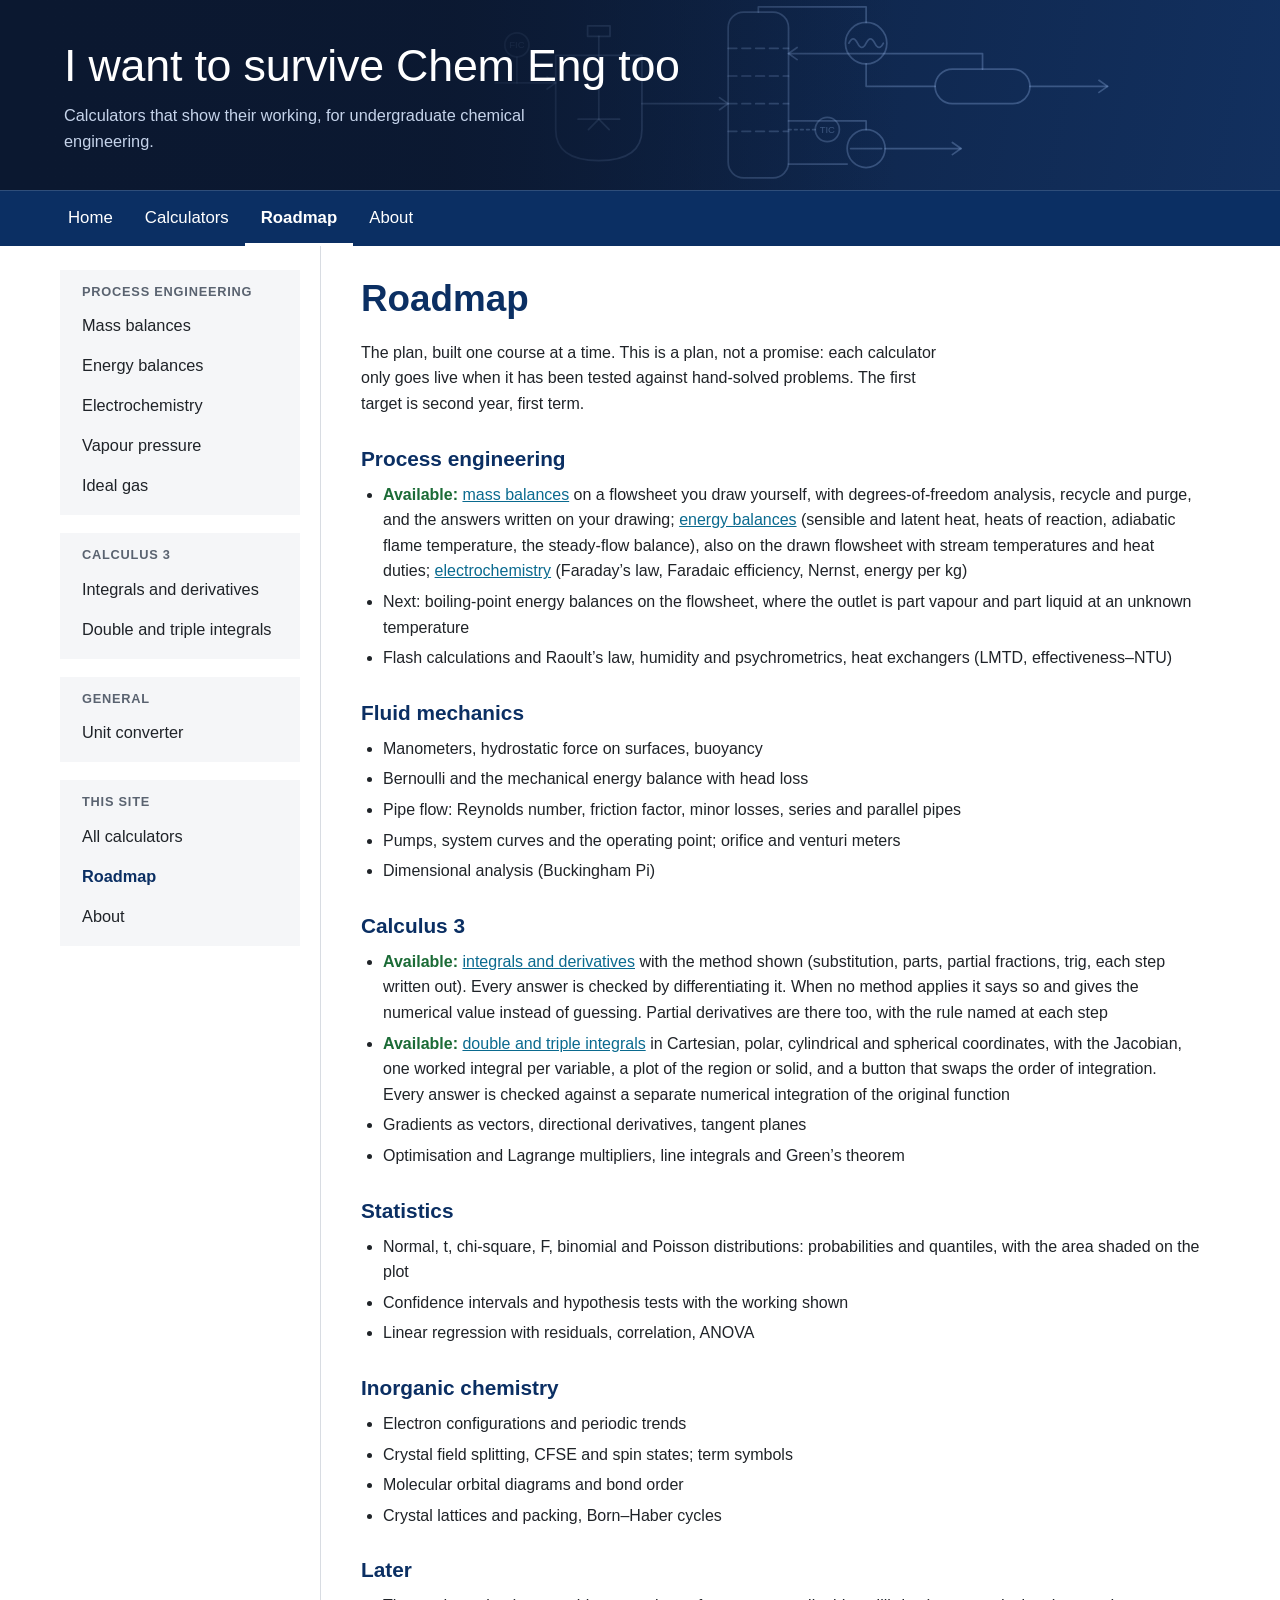
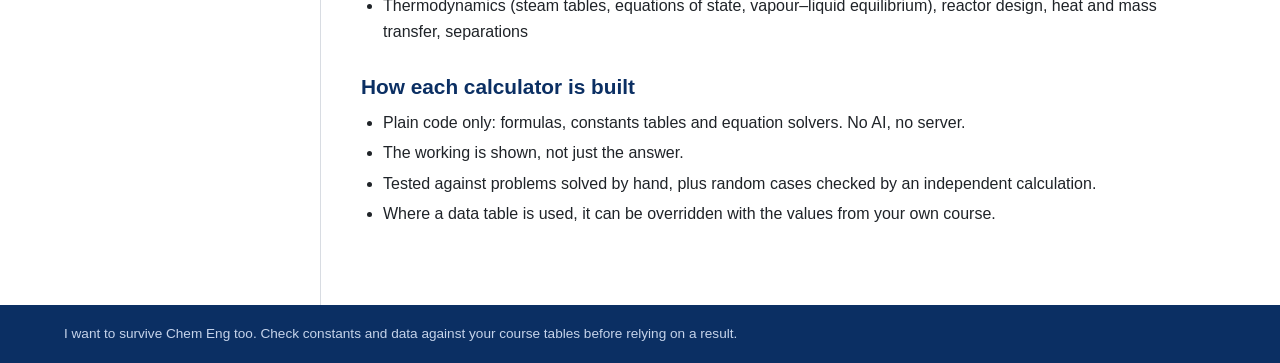
<file: planned.html>
<!doctype html>
<html lang="en">
<head>
  <meta charset="utf-8">
  <meta name="viewport" content="width=device-width, initial-scale=1">
  <title>Roadmap · I want to survive Chem Eng too</title>
  <link rel="stylesheet" href="css/style.css">
</head>
<body>
  <header id="site-header"></header>

  <main>
    <h1>Roadmap</h1>
    <p class="lede">The plan, built one course at a time. This is a plan, not a promise: each calculator only goes live when it has been tested against hand-solved problems. The first target is second year, first term.</p>

    <h2>Process engineering</h2>
    <ul class="plain">
      <li><span class="status">Available:</span> <a href="balance.html">mass balances</a> on a flowsheet you draw yourself, with degrees-of-freedom analysis, recycle and purge, and the answers written on your drawing; <a href="energy.html">energy balances</a> (sensible and latent heat, heats of reaction, adiabatic flame temperature, the steady-flow balance), also on the drawn flowsheet with stream temperatures and heat duties; <a href="electro.html">electrochemistry</a> (Faraday’s law, Faradaic efficiency, Nernst, energy per kg)</li>
      <li>Next: boiling-point energy balances on the flowsheet, where the outlet is part vapour and part liquid at an unknown temperature</li>
      <li>Flash calculations and Raoult’s law, humidity and psychrometrics, heat exchangers (LMTD, effectiveness–NTU)</li>
    </ul>

    <h2>Fluid mechanics</h2>
    <ul class="plain">
      <li>Manometers, hydrostatic force on surfaces, buoyancy</li>
      <li>Bernoulli and the mechanical energy balance with head loss</li>
      <li>Pipe flow: Reynolds number, friction factor, minor losses, series and parallel pipes</li>
      <li>Pumps, system curves and the operating point; orifice and venturi meters</li>
      <li>Dimensional analysis (Buckingham Pi)</li>
    </ul>

    <h2>Calculus 3</h2>
    <ul class="plain">
      <li><span class="status">Available:</span> <a href="calculus.html">integrals and derivatives</a> with the method shown (substitution, parts, partial fractions, trig, each step written out). Every answer is checked by differentiating it. When no method applies it says so and gives the numerical value instead of guessing. Partial derivatives are there too, with the rule named at each step</li>
      <li><span class="status">Available:</span> <a href="multi.html">double and triple integrals</a> in Cartesian, polar, cylindrical and spherical coordinates, with the Jacobian, one worked integral per variable, a plot of the region or solid, and a button that swaps the order of integration. Every answer is checked against a separate numerical integration of the original function</li>
      <li>Gradients as vectors, directional derivatives, tangent planes</li>
      <li>Optimisation and Lagrange multipliers, line integrals and Green’s theorem</li>
    </ul>

    <h2>Statistics</h2>
    <ul class="plain">
      <li>Normal, t, chi-square, F, binomial and Poisson distributions: probabilities and quantiles, with the area shaded on the plot</li>
      <li>Confidence intervals and hypothesis tests with the working shown</li>
      <li>Linear regression with residuals, correlation, ANOVA</li>
    </ul>

    <h2>Inorganic chemistry</h2>
    <ul class="plain">
      <li>Electron configurations and periodic trends</li>
      <li>Crystal field splitting, CFSE and spin states; term symbols</li>
      <li>Molecular orbital diagrams and bond order</li>
      <li>Crystal lattices and packing, Born–Haber cycles</li>
    </ul>

    <h2>Later</h2>
    <ul class="plain">
      <li>Thermodynamics (steam tables, equations of state, vapour–liquid equilibrium), reactor design, heat and mass transfer, separations</li>
    </ul>

    <h2>How each calculator is built</h2>
    <ul class="plain">
      <li>Plain code only: formulas, constants tables and equation solvers. No AI, no server.</li>
      <li>The working is shown, not just the answer.</li>
      <li>Tested against problems solved by hand, plus random cases checked by an independent calculation.</li>
      <li>Where a data table is used, it can be overridden with the values from your own course.</li>
    </ul>
  </main>

  <footer id="site-footer"></footer>

  <script src="js/site.js"></script>
</body>
</html>
</file>
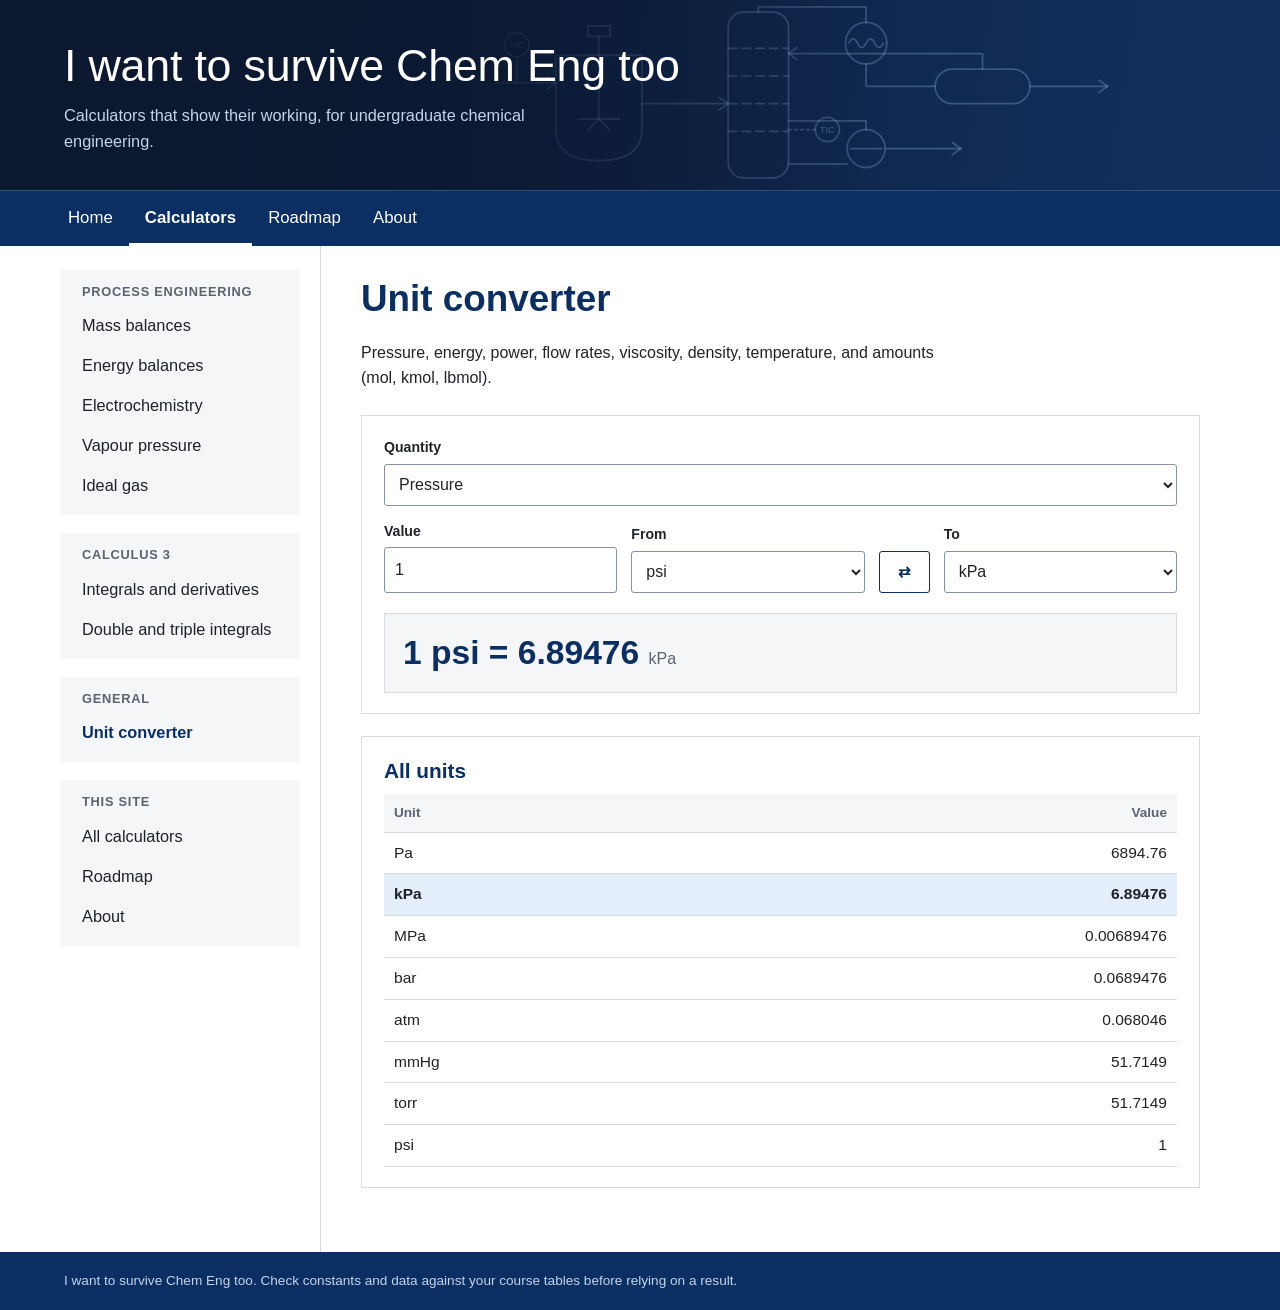
<file: units.html>
<!doctype html>
<html lang="en">
<head>
  <meta charset="utf-8">
  <meta name="viewport" content="width=device-width, initial-scale=1">
  <title>Unit converter · I want to survive Chem Eng too</title>
  <link rel="stylesheet" href="css/style.css">
</head>
<body>
  <header id="site-header"></header>

  <main class="container">
    <h1>Unit converter</h1>
    <p class="lede">Pressure, energy, power, flow rates, viscosity, density, temperature, and amounts (mol, kmol, lbmol).</p>

    <div class="card">
      <div class="row">
        <div class="field">
          <label for="cat">Quantity</label>
          <select id="cat"></select>
        </div>
      </div>

      <div class="row" style="margin-top: 14px;">
        <div class="field">
          <label for="val">Value</label>
          <input id="val" type="text" inputmode="decimal" value="1" autocomplete="off">
        </div>
        <div class="field">
          <label for="from">From</label>
          <select id="from"></select>
        </div>
        <button id="swap" class="secondary" type="button" aria-label="Swap units" title="Swap units">⇄</button>
        <div class="field">
          <label for="to">To</label>
          <select id="to"></select>
        </div>
      </div>

      <div class="result" aria-live="polite">
        <div class="big" id="result"></div>
      </div>
      <p class="note hidden" id="note">
        This converts temperature <strong>readings</strong>. For a temperature <strong>difference</strong> (ΔT), the scale factors apply without the offset: 1 °C = 1 K = 1.8 °F = 1.8 °R.
      </p>
    </div>

    <div class="card">
      <h2>All units</h2>
      <table>
        <thead><tr><th>Unit</th><th style="text-align:right">Value</th></tr></thead>
        <tbody id="all"></tbody>
      </table>
    </div>
  </main>

  <footer id="site-footer"></footer>

  <script src="js/chem.js"></script>
  <script src="js/site.js"></script>
  <script src="js/units.js"></script>
</body>
</html>
</file>
<file: css/style.css>
/* I want to survive Chem Eng too — site styles.
   Plain institutional layout: navy banner, nav bar, grouped sidebar, plain content. */

:root {
  --navy: #0b2f63;
  --bg: #ffffff;
  --box: #f5f6f8;
  --text: #1f2328;
  --muted: #5a6370;
  --heading: #0b2f63;
  --link: #0a6a8f;
  --border: #d8dce2;
  --input: #8a93a1;
  --hl: #e4edfa;
  --btn: #0b2f63;
  --btn-hover: #14468f;
  --curve: #0b4f9c;
  --mark: #d9480f;
  --good: #1b6b36; --good-bg: #e8f5ec; --good-line: #8ccf9f;
  --bad: #a52217;  --bad-bg: #fdecea;  --bad-line: #eeaba2;
  --focus: #f2a900;
  --sans: "Helvetica Neue", Helvetica, Arial, "Segoe UI", Roboto, sans-serif;
  color-scheme: light dark;
}

@media (prefers-color-scheme: dark) {
  :root {
    --bg: #10151c;
    --box: #18202a;
    --text: #e4e8ee;
    --muted: #9aa4b2;
    --heading: #a9c8ff;
    --link: #7cc4ea;
    --border: #2a3441;
    --input: #5b6677;
    --hl: #1f3350;
    --btn: #3366b8;
    --btn-hover: #4a7ed0;
    --curve: #7db2ff;
    --mark: #ff8a5c;
    --good: #8fd1a2; --good-bg: #14301d; --good-line: #2c6b43;
    --bad: #ff9d92;  --bad-bg: #3a1b18;  --bad-line: #7a3029;
  }
}

* { box-sizing: border-box; }
html { -webkit-text-size-adjust: 100%; }

body {
  margin: 0;
  background: var(--bg);
  color: var(--text);
  font: 16px/1.6 var(--sans);
  min-height: 100vh;
  display: flex;
  flex-direction: column;
}

h1 { font: 700 clamp(1.8rem, 4vw, 2.3rem)/1.15 var(--sans); color: var(--heading); margin: 0 0 20px; }
h2 { font: 700 1.3rem/1.3 var(--sans); color: var(--heading); margin: 28px 0 10px; }
h2:first-child { margin-top: 0; }
p { margin: 0 0 14px; }
.lede { max-width: 66ch; margin-bottom: 24px; }
.muted { color: var(--muted); }
.small { font-size: 0.875rem; }
a { color: var(--link); }
a:hover { color: var(--heading); }
.hidden { display: none !important; }

/* ── banner ── */
.banner {
  /* top layer fades the line-art out behind the title so the text always sits on clean navy */
  background: linear-gradient(90deg, #0b1830 0%, rgba(11, 24, 48, 0.9) 35%, rgba(11, 24, 48, 0) 70%),
              url("../img/banner.svg") right center / auto 100% no-repeat,
              linear-gradient(100deg, #0b1830 0%, #12305f 100%);
  color: #fff;
}
.wrap { max-width: 1200px; margin: 0 auto; }
.banner .wrap { padding: 40px 24px 36px; }
.site-title { display: inline-block; font: 500 clamp(1.7rem, 4.6vw, 2.8rem)/1.15 var(--sans); color: #fff; text-decoration: none; letter-spacing: -0.005em; }
.site-title:hover { color: #fff; }
.tagline { margin: 10px 0 0; color: #c5d3ea; font-size: 1.02rem; max-width: 52ch; }

/* ── nav bar ── */
.topnav { background: var(--navy); border-top: 1px solid rgba(255, 255, 255, 0.15); }
.topnav .wrap { padding: 0 12px; display: flex; flex-wrap: wrap; }
.topnav a { display: block; color: #fff; text-decoration: none; font-size: 1.05rem; padding: 14px 16px 11px; border-bottom: 3px solid transparent; }
.topnav a:hover { background: rgba(255, 255, 255, 0.1); color: #fff; }
.topnav a[aria-current="page"] { border-bottom-color: #fff; font-weight: 700; }

/* ── page layout ── */
.layout { width: 100%; max-width: 1200px; margin: 0 auto; flex: 1; display: grid; grid-template-columns: 280px minmax(0, 1fr); align-items: start; }
.sidebar { padding: 24px 20px 40px; }
.sidebar .box { background: var(--box); padding: 14px 22px 10px; margin-bottom: 18px; }
.sidebar h2 { font: 700 0.8rem/1.2 var(--sans); letter-spacing: 0.06em; text-transform: uppercase; color: var(--muted); margin: 0 0 6px; }
.sidebar a { display: block; padding: 7px 0; color: var(--text); text-decoration: none; font-size: 1.02rem; }
.sidebar a:hover { color: var(--link); text-decoration: underline; }
.sidebar a[aria-current="page"] { font-weight: 700; color: var(--heading); }
.content { padding: 32px 40px 64px; border-left: 1px solid var(--border); min-height: 60vh; }
@media (max-width: 860px) {
  .layout { grid-template-columns: minmax(0, 1fr); }
  .content { order: 1; border-left: 0; padding: 24px 18px 40px; }
  .sidebar { order: 2; padding: 0 18px 32px; }
}

.site-footer { background: var(--navy); color: #c5d3ea; font-size: 0.85rem; padding: 18px 0; }
.site-footer .wrap { padding: 0 24px; }

/* ── home / text pages ── */
.link-list { list-style: none; margin: 0 0 8px; padding: 0; }
.link-list li { padding: 12px 0; border-bottom: 1px solid var(--border); }
.link-list li:first-child { border-top: 1px solid var(--border); }
.link-list a { font-weight: 700; font-size: 1.1rem; }
.link-list span { display: block; color: var(--muted); font-size: 0.95rem; margin-top: 2px; max-width: 64ch; }
.content ul.plain { padding-left: 22px; margin: 0 0 14px; }
.content ul.plain li { margin-bottom: 5px; }
.status { font-weight: 700; color: var(--good); }

/* ── panels ── */
.card { background: var(--bg); border: 1px solid var(--border); padding: 20px 22px; }
.card + .card { margin-top: 22px; }
.card h2 { margin-top: 0; }

/* ── forms ── */
.field { display: flex; flex-direction: column; gap: 5px; min-width: 0; }
.field > label, .label { font-size: 0.88rem; font-weight: 700; color: var(--text); }
.row { display: flex; flex-wrap: wrap; gap: 14px; align-items: flex-end; }
.row > .field { flex: 1 1 140px; }

input[type="text"], input[type="number"], select {
  font: inherit; color: var(--text); background: var(--bg);
  border: 1px solid var(--input); border-radius: 3px;
  padding: 9px 10px; width: 100%; min-height: 42px;
}
input[type="text"] { font-variant-numeric: tabular-nums; }
input:focus-visible, select:focus-visible, button:focus-visible, a:focus-visible {
  outline: 3px solid var(--focus); outline-offset: 1px;
}
input:disabled { background: var(--hl); color: var(--text); font-weight: 700; opacity: 1; }
::placeholder { color: var(--muted); opacity: .75; }

button, .btn {
  font: 700 0.95rem var(--sans); cursor: pointer;
  background: var(--btn); color: #fff;
  border: 1px solid var(--btn); border-radius: 3px; padding: 9px 18px; min-height: 42px;
}
button:hover { background: var(--btn-hover); border-color: var(--btn-hover); }
button.secondary { background: transparent; color: var(--heading); border-color: var(--btn); }
button.secondary:hover { background: var(--hl); }
button:disabled { opacity: .45; cursor: not-allowed; }

/* ── results ── */
.result { margin-top: 20px; padding: 14px 18px; background: var(--box); border: 1px solid var(--border); }
.result .big { font: 700 clamp(1.5rem, 5.5vw, 2.1rem)/1.25 var(--sans); color: var(--heading); font-variant-numeric: tabular-nums; word-break: break-word; }
.result .big small { font-size: 1rem; font-weight: 400; color: var(--muted); }
.result .muted { font-size: 0.88rem; }
.result.warn .big { font-size: 1.05rem; color: var(--bad); }
.warning { color: var(--bad); font-size: 0.92rem; font-weight: 700; margin: 10px 0 0; }

table { width: 100%; border-collapse: collapse; font-size: 0.97rem; }
th, td { text-align: left; padding: 8px 10px; border-bottom: 1px solid var(--border); }
th { background: var(--box); font-size: 0.85rem; color: var(--muted); }
td.num { text-align: right; font-variant-numeric: tabular-nums; }
tr.hl td { background: var(--hl); font-weight: 700; }

.note { color: var(--muted); font-size: 0.9rem; margin: 16px 0 0; padding-top: 12px; border-top: 1px solid var(--border); }
#working { font-variant-numeric: tabular-nums; }

fieldset { border: 0; padding: 0; margin: 0; }
.radio-row { display: flex; align-items: center; gap: 6px; font-size: 0.88rem; color: var(--text); white-space: nowrap; padding-bottom: 12px; cursor: pointer; }
.radio-row input { width: auto; min-height: 0; accent-color: var(--btn); }

/* ── ideal-gas rows ── */
.gas-row { display: grid; grid-template-columns: 1fr 120px auto; gap: 10px 14px; align-items: end; margin-bottom: 14px; }
.gas-row .field { margin: 0; }
@media (max-width: 520px) { .gas-row { grid-template-columns: 1fr 100px; } .gas-row .radio-row { grid-column: 1 / -1; padding-bottom: 0; } }

/* ── feedback boxes ── */
.feedback { margin: 0 0 18px; padding: 10px 14px; border: 1px solid; font-weight: 700; }
.feedback.good { color: var(--good); background: var(--good-bg); border-color: var(--good-line); }
.feedback.bad { color: var(--bad); background: var(--bad-bg); border-color: var(--bad-line); }
.feedback.warn { color: var(--text); background: var(--hl); border-color: var(--border); }

/* ── flowsheet page ── */
h3 { font: 700 1.02rem/1.3 var(--sans); color: var(--heading); margin: 20px 0 6px; }
.actions { display: flex; flex-wrap: wrap; gap: 10px; margin: 22px 0 28px; }
.spec-row { padding: 14px 0; border-top: 1px solid var(--border); }
.spec-row:first-child { border-top: 0; padding-top: 0; }
.spec-row .line { display: flex; flex-wrap: wrap; gap: 12px; align-items: flex-end; }
.spec-row .line + .line { margin-top: 10px; }
.spec-row .f-spectype { flex: 1 1 260px; }
.spec-row .spec-fields { display: contents; }
.spec-row .f-choice { flex: 1 1 130px; }
.spec-row .f-small { flex: 0 0 90px; }
.spec-row .f-value { flex: 1 1 150px; }
.line .remove { padding: 8px 14px; flex: 0 0 auto; margin-left: auto; }
.table-wrap { overflow-x: auto; margin: 0 0 10px; }
td.unknown { color: var(--muted); }
.static { padding: 9px 2px; min-height: 42px; font-weight: 700; color: var(--muted); }
.steps { padding-left: 26px; margin: 10px 0 0; }
.steps li { margin: 0 0 18px; padding-left: 4px; }
.steps .title { display: block; font-weight: 700; margin-bottom: 3px; }
.eq { font: 0.92rem/1.55 ui-monospace, SFMono-Regular, Menlo, Consolas, monospace; overflow-wrap: anywhere; }
.eq.sub { color: var(--muted); }
.eq.result { color: var(--heading); font-weight: 700; margin-top: 2px; }

/* ── chart ── */
.chart { width: 100%; height: auto; display: block; }
.chart .axis { stroke: var(--muted); stroke-width: 1; }
.chart .grid-line { stroke: var(--border); stroke-width: 1; }
.chart .tick { fill: var(--muted); font: 11px var(--sans); }
.chart .axis-label { fill: var(--muted); font: 12px var(--sans); }
.chart .line { fill: none; stroke: var(--curve); stroke-width: 2.5; stroke-linejoin: round; stroke-linecap: round; }
.chart .dot { fill: var(--mark); stroke: var(--bg); stroke-width: 2; }
.chart .dot-guide { stroke: var(--mark); stroke-width: 1; stroke-dasharray: 4 3; opacity: .7; }
.chart .dot-label { fill: var(--text); font: 700 12px var(--sans); }

.checkbox { display: inline-flex; align-items: center; gap: 8px; font-size: 0.9rem; color: var(--text); cursor: pointer; }
.checkbox input { width: auto; min-height: 0; accent-color: var(--btn); }

/* ── flowsheet drawing ── */
.fs-tools { display: flex; flex-wrap: wrap; gap: 10px 22px; align-items: center; margin: 0 0 10px; }
.fs-group { display: flex; flex-wrap: wrap; gap: 6px; align-items: center; }
.fs-group .label { color: var(--muted); margin-right: 2px; }
.fs-tools button, .inspector button { padding: 6px 12px; min-height: 36px; font-size: 0.9rem; }
/* the Edit dropdown is a keyboard route to the same edit panel as clicking on the drawing */
.fs-group select { width: auto; max-width: 220px; min-height: 36px; padding: 5px 8px; font-size: 0.9rem; }
button.tool[aria-pressed="true"] { background: var(--btn); color: #fff; }
button.danger { background: transparent; color: var(--bad); border-color: var(--bad-line); }
button.danger:hover { background: var(--bad-bg); border-color: var(--bad); }
.fs-hint { color: var(--muted); font-size: 0.9rem; margin: 0 0 10px; max-width: 80ch; }
.fs-msg { margin: 10px 0 0; padding: 8px 12px; border: 1px solid var(--bad-line); background: var(--bad-bg); color: var(--bad); font-size: 0.92rem; font-weight: 700; }
.fs-msg.info { border-color: var(--border); background: var(--hl); color: var(--text); font-weight: 400; }
.fs-wrap { overflow: auto; max-height: 78vh; border: 1px solid var(--border); background-color: var(--box);
  background-image: radial-gradient(var(--border) 1px, transparent 1px); background-size: 20px 20px; }
.fs-svg { display: block; user-select: none; -webkit-user-select: none; }
.fs-svg:focus-visible { outline: 3px solid var(--focus); outline-offset: -3px; }
.tool-draw .fs-svg { cursor: crosshair; }
.fs-unit { cursor: grab; touch-action: none; }
.tool-draw .fs-unit { cursor: crosshair; }
.fs-shape { fill: var(--bg); stroke: var(--heading); stroke-width: 2; }
.fs-inner { fill: none; stroke: var(--heading); stroke-width: 1; }
.fs-unit.sel .fs-shape { stroke: var(--mark); stroke-width: 3; }
.fs-unit.hot .fs-shape { fill: var(--hl); stroke: var(--mark); stroke-width: 3; }
.fs-uname { font: 700 14px var(--sans); fill: var(--text); text-anchor: middle; }
.fs-utype { font: 11px var(--sans); fill: var(--muted); text-anchor: middle; }
.fs-line { fill: none; stroke: var(--heading); stroke-width: 2; }
.fs-stream.sel .fs-line { stroke: var(--mark); stroke-width: 3; }
.fs-hit { fill: none; stroke: transparent; stroke-width: 16; cursor: pointer; }
.fs-arrow { fill: var(--heading); }
.fs-arrow.sel { fill: var(--mark); }
.fs-text { paint-order: stroke; stroke: var(--box); stroke-width: 4px; stroke-linejoin: round; }
.fs-sname { font: 700 13px var(--sans); fill: var(--text); }
.fs-note { font: 12px var(--sans); fill: var(--muted); }
.fs-val { font: 700 12px var(--sans); fill: var(--heading); }
.fs-unk { font: italic 12px var(--sans); fill: var(--muted); }
.fs-empty { font: 15px var(--sans); fill: var(--muted); text-anchor: middle; }
.fs-rubber { stroke: var(--mark); stroke-width: 2; stroke-dasharray: 6 4; fill: none; pointer-events: none; }
.fs-pill { fill: var(--good-bg); stroke: var(--good-line); }
.fs-pill.warn { fill: var(--hl); stroke: var(--input); }
.fs-pill.bad { fill: var(--bad-bg); stroke: var(--bad-line); }
.fs-pilltext { font: 700 11px var(--sans); fill: var(--text); text-anchor: middle; }
.fs-badge { fill: var(--bad-bg); stroke: var(--bad); stroke-width: 1.5; }
.fs-badgetext { font: 700 13px var(--sans); fill: var(--bad); text-anchor: middle; }

.inspector { margin-top: 14px; padding: 14px 16px; background: var(--box); border: 1px solid var(--border); }
.inspector > :last-child { margin-bottom: 0; }
.inspector h3 { margin: 0 0 10px; }
.inspector .line { display: flex; flex-wrap: wrap; gap: 12px; align-items: flex-end; }
.inspector .line + .line { margin-top: 10px; }
.inspector .f-name { flex: 0 0 150px; }
.inspector .f-type { flex: 1 1 160px; max-width: 240px; }
.inspector .f-end { flex: 1 1 180px; max-width: 280px; }
.inspector .f-rx { flex: 1 1 100%; }
.inspector .buttons { display: flex; flex-wrap: wrap; gap: 8px; margin-top: 12px; }
.inspector .problems { margin: 10px 0 0; padding-left: 20px; color: var(--bad); font-size: 0.9rem; font-weight: 700; }
.inspector .hintline { color: var(--muted); font-size: 0.88rem; margin: 8px 0 0; }
.res-tools { margin: 0 0 8px; }

/* ── typeset mathematics (KaTeX, see js/ui-kit.js) ──
   Formulas sit in the text like words. KaTeX only breaks a line at "=", "+" and similar signs, so a line with a long
   unbroken piece scrolls sideways inside its own box instead of pushing the page wider. */
.math { white-space: normal; }
/* a line that holds typeset formulas is set in the body font, not the monospace of the plain-text version */
.has-math { font-family: var(--sans); }
.eq.has-math { font-size: 1rem; line-height: 1.6; }
/* when a long formula wraps, give the rows room: KaTeX's own line spacing lets tall fractions touch */
.math .katex-html { display: inline-flex; flex-wrap: wrap; align-items: baseline; row-gap: 0.45em; }
.math .katex { font-size: 1.1em; }
.big .math .katex { font-size: 1em; }
.eq, .int-line, .result-line, .setup-line, .big, .combine, .csteps .line, .csteps .formula { overflow-x: auto; overflow-y: hidden; padding-top: 0.12em; padding-bottom: 0.12em; }
.eq .katex, .int-line .katex, .result-line .katex, .big .katex { text-align: left; }
.katex-html a { color: inherit; }
</file>
<file: css/energy.css>
/* Energy balance pages. Uses the colour variables of css/style.css, so light and dark mode follow it. */

/* ── notice about the data ── */
.data-notice { margin: 0 0 22px; padding: 12px 16px; border: 1px solid var(--border); border-left: 4px solid var(--navy); background: var(--box); font-size: 0.95rem; max-width: 80ch; }
.data-notice strong { color: var(--heading); }

/* ── tabs ── */
.tabs { display: flex; flex-wrap: wrap; gap: 4px; margin: 22px 0 0; border-bottom: 1px solid var(--border); }
.tabs button {
  background: var(--box); color: var(--text); border: 1px solid var(--border); border-bottom: 0;
  border-radius: 3px 3px 0 0; padding: 9px 16px; min-height: 42px; font-weight: 700; font-size: 0.95rem; margin-bottom: -1px;
}
.tabs button:hover { background: var(--hl); border-color: var(--border); }
.tabs button[aria-selected="true"] { background: var(--bg); color: var(--heading); border-bottom: 1px solid var(--bg); box-shadow: inset 0 3px 0 var(--navy); }
.tabpanel { border-top: 0; margin-top: 0; }
@media (max-width: 520px) { .tabs button { flex: 1 1 45%; padding: 8px 8px; } }

.field.wide { flex: 1 1 100%; }
.eq-inline, .eq { font: 0.92rem/1.55 ui-monospace, SFMono-Regular, Menlo, Consolas, monospace; overflow-wrap: anywhere; }
.content h3 { margin-top: 26px; }
.content .card h3:first-of-type { margin-top: 18px; }

/* ── species / stream rows ── */
.srow { display: flex; flex-wrap: wrap; gap: 10px 12px; align-items: flex-end; margin: 0 0 10px; }
.srow .field { flex: 1 1 120px; }
.srow .f-sp { flex: 2 1 190px; }
.srow .f-amt { flex: 1 1 110px; }
.srow .f-ph { flex: 1 1 110px; }
.srow .f-T { flex: 1 1 110px; }
.srow button.remove { flex: 0 0 auto; padding: 8px 14px; margin-left: auto; }
.stream { border: 1px solid var(--border); background: var(--bg); padding: 14px 16px; margin: 0 0 14px; }
.stream > .head { display: flex; flex-wrap: wrap; gap: 12px; align-items: flex-end; margin-bottom: 12px; }
.stream > .head .field { flex: 1 1 130px; }
.stream > .head .f-name { flex: 1 1 150px; max-width: 220px; }
.stream details { margin: 4px 0 12px; }
.stream summary { cursor: pointer; color: var(--link); font-size: 0.9rem; }
.stream details .row { margin-top: 10px; }
.stream .sublabel { font-size: 0.85rem; font-weight: 700; margin: 4px 0 8px; color: var(--muted); }

/* ── results ── */
.out-block { margin-top: 18px; }
.out-block h3 { margin-top: 18px; }
.warn-list { margin: 12px 0 0; padding: 0; list-style: none; }
.warn-list li { padding: 8px 12px; margin: 0 0 6px; border: 1px solid var(--bad-line); background: var(--bad-bg); color: var(--bad); font-size: 0.9rem; font-weight: 700; }
.note-list li { border-color: var(--border); background: var(--hl); color: var(--text); font-weight: 400; }
.result table td:first-child { color: var(--muted); }
.result .two { margin-top: 12px; padding: 10px 12px; border: 1px solid var(--border); background: var(--hl); font-size: 0.93rem; }
.eqlabel { font-size: 0.88rem; color: var(--muted); margin: 8px 0 2px; }
.steps .eqlabel:first-of-type { margin-top: 0; }
.eq.main { color: var(--text); }
.steps-note { font-size: 0.9rem; color: var(--muted); max-width: 80ch; }
.stats { display: flex; flex-wrap: wrap; gap: 8px 28px; margin: 4px 0 0; }
.stats div { font-size: 0.93rem; }
.stats strong { font-variant-numeric: tabular-nums; }

/* ── data tables ── */
.datatable { font-size: 0.88rem; min-width: 640px; }
.datatable th, .datatable td { padding: 5px 7px; white-space: nowrap; }
.datatable input[type="text"] { min-height: 32px; padding: 4px 6px; width: 7.2em; font-size: 0.88rem; }
.datatable input.wide { width: 11em; }
.datatable input.edited { outline: 2px solid var(--mark); outline-offset: -1px; }
.datatable td.mono { font-family: ui-monospace, SFMono-Regular, Menlo, Consolas, monospace; font-variant-numeric: tabular-nums; }
.datatable .tag { font-size: 0.78rem; color: var(--muted); }
.datatable tr.yours td { background: var(--hl); }
.datatable button { padding: 3px 9px; min-height: 28px; font-size: 0.8rem; }
.datatable .sp-name { font-weight: 700; }
.datatable .sub { display: block; font-weight: 400; font-size: 0.78rem; color: var(--muted); }
.datatable .note-row td { white-space: normal; color: var(--muted); font-size: 0.8rem; }
.add-box { margin: 18px 0 0; padding: 14px 16px; border: 1px solid var(--border); background: var(--box); }
.add-box h3 { margin: 0 0 10px; }
.exp-row { display: flex; flex-wrap: wrap; gap: 10px 14px; align-items: center; margin: 10px 0 0; font-size: 0.9rem; }
.exp-row input.exp { width: 3.6em; min-height: 36px; padding: 4px 6px; text-align: center; }
</file>
<file: css/calculus.css>
/* Calculus page (calculus.html). Uses the colour variables from style.css so it follows light and dark mode. */

/* ── tabs ── */
.tabs { display: flex; flex-wrap: wrap; gap: 4px; border-bottom: 1px solid var(--border); margin: 0 0 20px; }
.tabs button {
  background: transparent; color: var(--text); border: 1px solid transparent; border-bottom: 0; border-radius: 3px 3px 0 0;
  padding: 9px 22px; min-height: 44px; margin-bottom: -1px; font: 700 1rem var(--sans);
}
.tabs button:hover { background: var(--hl); border-color: transparent; }
.tabs button[aria-selected="true"] { background: var(--bg); border-color: var(--border); border-bottom: 1px solid var(--bg); color: var(--heading); }

/* ── form extras ── */
.field.narrow { flex: 0 1 150px; }
code { font: 0.92em ui-monospace, SFMono-Regular, Menlo, Consolas, monospace; background: var(--box); padding: 1px 5px; border: 1px solid var(--border); border-radius: 3px; }
.parse-note { margin: 8px 0 0; font-size: 0.92rem; color: var(--muted); min-height: 1.5em; overflow-wrap: anywhere; }
.parse-note .read { color: var(--text); font-weight: 700; }
.parse-note.bad { color: var(--bad); }
.parse-note.bad .msg { font-weight: 700; }
.parse-note .pointer { display: block; margin-top: 4px; font: 0.92rem ui-monospace, SFMono-Regular, Menlo, Consolas, monospace; color: var(--text); white-space: pre-wrap; overflow-wrap: anywhere; }
.parse-note mark { background: var(--bad-bg); color: var(--bad); outline: 1px solid var(--bad-line); }
.parse-note .hint { display: block; margin-top: 3px; color: var(--muted); }
.chips { display: flex; flex-wrap: wrap; gap: 8px; margin-top: 6px; }
.chips button { padding: 6px 12px; min-height: 38px; font-size: 0.9rem; font-weight: 400; font-family: ui-monospace, SFMono-Regular, Menlo, Consolas, monospace; text-align: left; }
.chips .group { flex: 1 0 100%; font: 700 0.8rem var(--sans); letter-spacing: 0.05em; text-transform: uppercase; color: var(--muted); margin-top: 8px; }
.chips .group:first-child { margin-top: 0; }

/* ── answer ── */
.answer .big { font-family: var(--sans); }
.answer .kind { display: block; font-size: 0.8rem; font-weight: 700; letter-spacing: 0.05em; text-transform: uppercase; color: var(--muted); margin: 0 0 3px; }
.answer .row-pair { margin-top: 14px; padding-top: 12px; border-top: 1px solid var(--border); }
.answer .row-pair:first-child { margin-top: 0; padding-top: 0; border-top: 0; }
.answer .big.sm { font-size: clamp(1.2rem, 4.5vw, 1.6rem); }
.numeric-tag { display: inline-block; font: 700 0.72rem var(--sans); letter-spacing: 0.05em; text-transform: uppercase; color: var(--muted); border: 1px solid var(--border); border-radius: 3px; padding: 1px 6px; margin-left: 6px; vertical-align: middle; }
.eval-lines { margin: 8px 0 0; }
.eval-lines .eq { margin-bottom: 4px; }
.bad-box, .warn-box { margin: 14px 0 0; padding: 10px 14px; border: 1px solid; }
.bad-box { color: var(--bad); background: var(--bad-bg); border-color: var(--bad-line); }
.warn-box { color: var(--text); background: var(--hl); border-color: var(--border); }
.bad-box strong { display: block; margin-bottom: 2px; }
.warn-box ul, .bad-box ul { margin: 4px 0 0; padding-left: 20px; }

/* ── steps (nested, numbered 1, 1.1, 1.1.1 ...) ── */
.csteps { list-style: none; counter-reset: cs; padding: 0; margin: 10px 0 0; }
.csteps .csteps { margin: 10px 0 4px 6px; padding-left: 16px; border-left: 2px solid var(--border); }
.csteps > li { counter-increment: cs; margin: 0 0 16px; }
.csteps .title { display: block; font-weight: 700; margin-bottom: 4px; color: var(--heading); }
.csteps .title::before { content: counters(cs, ".") "  "; color: var(--muted); font-weight: 700; margin-right: 2px; }
.csteps .eq { margin: 1px 0; }
.csteps .eq.int { font-weight: 700; color: var(--text); }
.csteps .eq.then { color: var(--muted); }
.csteps .eq.out { color: var(--heading); font-weight: 700; }
.csteps .formula { font-size: 0.88rem; color: var(--muted); margin: 2px 0 4px; overflow-wrap: anywhere; }
.csteps .formula span { font-weight: 700; }
.csteps .line { margin: 2px 0; font-size: 0.97rem; overflow-wrap: anywhere; }
.csteps .combine { margin: 8px 0 0; padding: 6px 10px; background: var(--box); border-left: 3px solid var(--curve); font-size: 0.95rem; overflow-wrap: anywhere; }
.steps-note { font-size: 0.9rem; color: var(--muted); margin: 0 0 6px; max-width: 80ch; }

/* ── plot ── */
.chart .line2 { fill: none; stroke: var(--mark); stroke-width: 2.2; stroke-linejoin: round; stroke-linecap: round; stroke-dasharray: 7 4; }
.chart .area { fill: var(--curve); opacity: 0.22; stroke: none; }
.chart .area-neg { fill: var(--mark); opacity: 0.2; stroke: none; }
.chart .zero-line { stroke: var(--muted); stroke-width: 1; }
.chart .legend-text { fill: var(--text); font: 12px var(--sans); }
.chart .legend-line { fill: none; stroke: var(--curve); stroke-width: 2.5; }
.chart .legend-line.dashed { stroke: var(--mark); stroke-dasharray: 7 4; }
.chart .limit-line { stroke: var(--heading); stroke-width: 1; stroke-dasharray: 3 3; opacity: 0.8; }
.chart .note-text { fill: var(--muted); font: 12px var(--sans); }
.plot-wrap { margin-top: 6px; }
.plot-caption { font-size: 0.88rem; color: var(--muted); margin: 6px 0 0; }

table.grad { width: 100%; }
table.grad td:first-child { white-space: nowrap; width: 1%; font-weight: 700; }
table.grad td { overflow-wrap: anywhere; }

@media (max-width: 520px) {
  .tabs button { padding: 9px 14px; }
  .field.narrow { flex: 1 1 100%; }
  .csteps .csteps { padding-left: 10px; margin-left: 2px; }
}
</file>
<file: css/multi.css>
/* Multiple integrals page (multi.html). Builds on style.css and calculus.css, so it follows light and dark mode. */

/* ── limits ── */
.limits { display: grid; gap: 10px; }
.limit-row { display: grid; grid-template-columns: minmax(6.5em, auto) 1fr 1fr; gap: 8px 12px; align-items: end; }
.limit-row .vname { font: 700 1.05rem var(--sans); color: var(--heading); padding-bottom: 9px; white-space: nowrap; }
.limit-row .vname small { display: block; font: 400 0.78rem var(--sans); color: var(--muted); white-space: normal; }
.limit-row .lab { font-size: 0.82rem; color: var(--muted); display: block; margin-bottom: 2px; }
.limit-row input.invalid { border-color: var(--bad); background: var(--bad-bg); }
.field-msg { grid-column: 1 / -1; margin: -4px 0 0; font-size: 0.9rem; color: var(--bad); font-weight: 700; }
.setup { margin: 12px 0 0; padding: 8px 12px; background: var(--box); border-left: 3px solid var(--curve); font: 0.95rem ui-monospace, SFMono-Regular, Menlo, Consolas, monospace; overflow-wrap: anywhere; min-height: 1.5em; }
fieldset.also { margin: 16px 0 0; padding: 8px 12px 10px; border: 1px solid var(--border); }
fieldset.also legend { padding: 0 6px; font-weight: 700; font-size: 0.9rem; color: var(--muted); }
fieldset.also .checkbox { display: block; margin: 4px 0; }
input.invalid { border-color: var(--bad); }

/* ── answer extras ── */
.answer .setup-line { font: 0.92rem ui-monospace, SFMono-Regular, Menlo, Consolas, monospace; color: var(--muted); margin: 0 0 8px; overflow-wrap: anywhere; }
.answer .checked { font-size: 0.92rem; color: var(--muted); margin-top: 6px; }
.apps { margin-top: 12px; }
.apps table { width: 100%; }
.apps td:first-child { white-space: nowrap; width: 1%; font-weight: 700; }
.apps td { overflow-wrap: anywhere; }
.alt-actions { margin: 14px 0 0; }

/* ── pictures ── */
.plot-box { margin-top: 10px; }
.chart .region-fill { fill: var(--curve); opacity: 0.2; stroke: none; }
.chart .region-bad { fill: var(--bad); opacity: 0.3; stroke: none; }
.chart .region-edge { fill: none; stroke: var(--curve); stroke-width: 2.2; stroke-linejoin: round; }
.chart .arrow-head { fill: var(--mark); }
.chart .sweep { fill: none; stroke: var(--mark); stroke-width: 1.4; opacity: 0.9; }
.chart .s3-lo { fill: none; stroke: var(--muted); stroke-width: 1; opacity: 0.7; }
.chart .s3-hi { fill: none; stroke: var(--curve); stroke-width: 1.2; opacity: 0.95; }
.chart .s3-side { fill: none; stroke: var(--mark); stroke-width: 1; stroke-dasharray: 3 3; opacity: 0.75; }
.chart .axis3 { stroke: var(--text); stroke-width: 1.2; }
.chart.draggable { cursor: grab; touch-action: none; }
.chart.draggable:active { cursor: grabbing; }
.view-controls { display: flex; flex-wrap: wrap; gap: 8px 22px; margin: 8px 0 0; align-items: center; font-size: 0.9rem; }
.view-controls label { display: flex; align-items: center; gap: 8px; }
.view-controls input[type="range"] { width: 150px; min-height: 0; padding: 0; }

/* ── working ── */
.work-level { margin: 14px 0 0; padding: 0 0 4px; }
.work-level h3 { margin: 0 0 6px; }
.work-level .int-line { font-weight: 700; overflow-wrap: anywhere; margin: 2px 0; }
.work-level .eq { margin: 2px 0; overflow-wrap: anywhere; }
.work-level .result-line { margin: 6px 0 0; color: var(--heading); font-weight: 700; overflow-wrap: anywhere; }
.work-level details { margin: 8px 0 0; }
.work-level summary { cursor: pointer; color: var(--link); font-size: 0.95rem; }
.convert-box { margin: 10px 0 0; padding: 10px 14px; background: var(--box); border: 1px solid var(--border); }
.convert-box .eq { margin: 2px 0; overflow-wrap: anywhere; }
.convert-box strong { display: block; margin-bottom: 4px; }
.piece { margin: 12px 0 0; padding: 8px 12px; border-left: 3px solid var(--curve); background: var(--box); }
.piece .eq { margin: 2px 0; overflow-wrap: anywhere; }

@media (max-width: 640px) {
  .limit-row { grid-template-columns: 1fr 1fr; }
  .limit-row .vname { grid-column: 1 / -1; padding-bottom: 0; }
  .view-controls input[type="range"] { width: 120px; }
}
</file>
